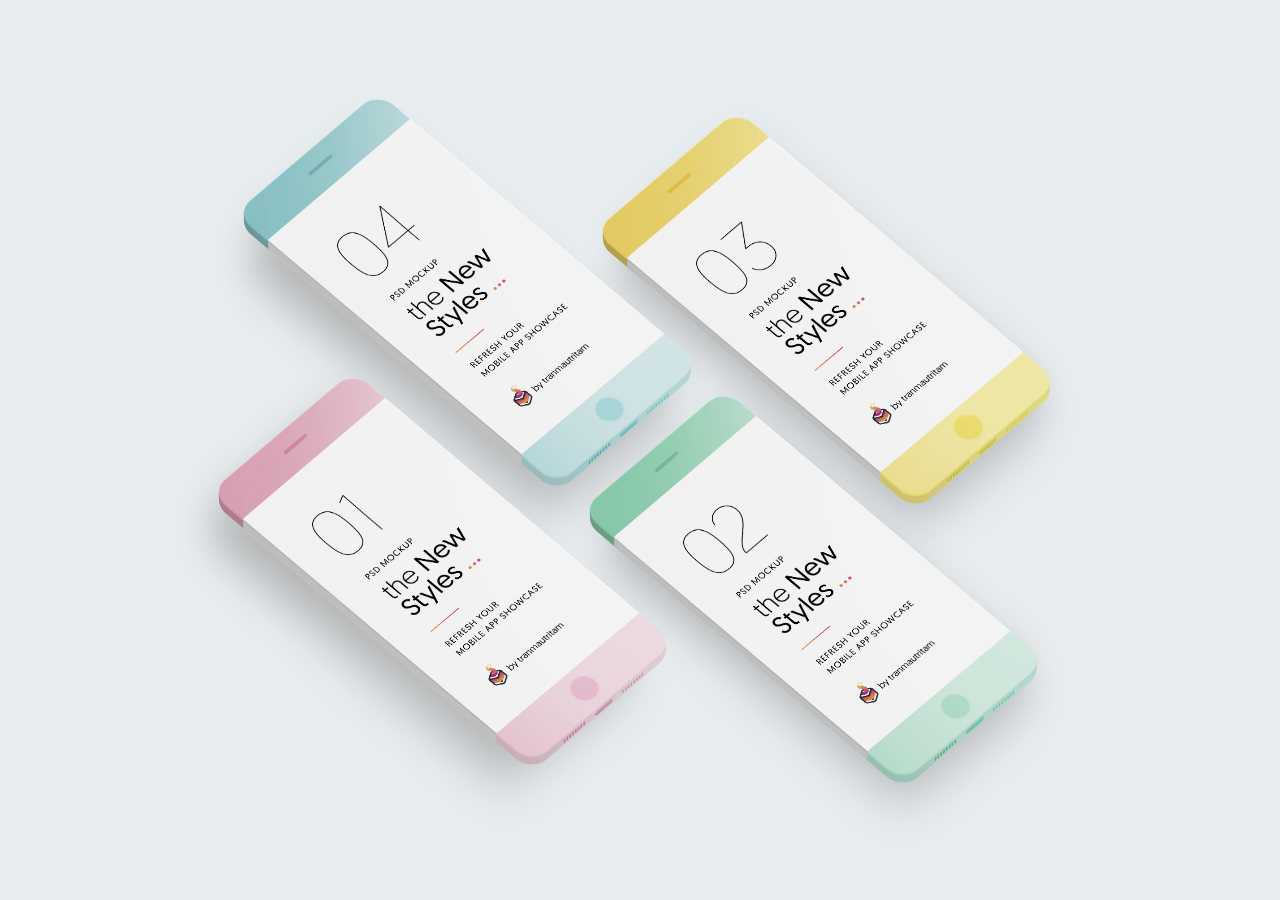
<file: Group_project/index.html>
<!DOCTYPE html>
<html lang="en">

<head>
    <meta charset="UTF-8">
    <meta name="viewport" content="width=device-width, initial-scale=1.0">
    <meta http-equiv="X-UA-Compatible" content="ie=edge">
    <link href="http://fonts.googleapis.com/css?family=Open+Sans" rel='stylesheet' type='text/css'>
    <link rel="stylesheet" type="text/css" href="styles/style.css">
    <title>Phone</title>
</head>

<body>

<div class="main-wrapper">
    <div class="hover-on-blue"></div>
    <div class="blue-phone">
        <img src="styles/img/blue-phone.png" alt="Phone in blue colour" class="phone-image">
    </div>
    <div class="shadow-blue">
        <img src="styles/img/shadow.png" alt="Shadow under phone" class="shadow-image">
    </div>
    <div class="hover-on-yellow"></div>
    <div class="yellow-phone">
        <img src="styles/img/yellow-phone.png" alt="Phone in yellow colour" class="phone-image">
    </div>
    <div class="shadow-yellow">
        <img src="styles/img/shadow.png" alt="Shadow under phone" class="shadow-image">
    </div>
    <div class="hover-on-pink"></div>
    <div class="pink-phone">
        <img src="styles/img/pink-phone.png" alt="Phone in pink colour" class="phone-image">
    </div>
    <div class="shadow-pink">
        <img src="styles/img/shadow.png" alt="Shadow under phone" class="shadow-image">
    </div>
    <div class="hover-on-green"></div>
    <div class="green-phone">
        <img src="styles/img/green-phone.png" alt="Phone in green colour" class="phone-image">
    </div>
    <div class="shadow-green">
        <img src="styles/img/shadow.png" alt="Shadow under phone" class="shadow-image">
    </div>
</div>

</body>

</html>
</file>
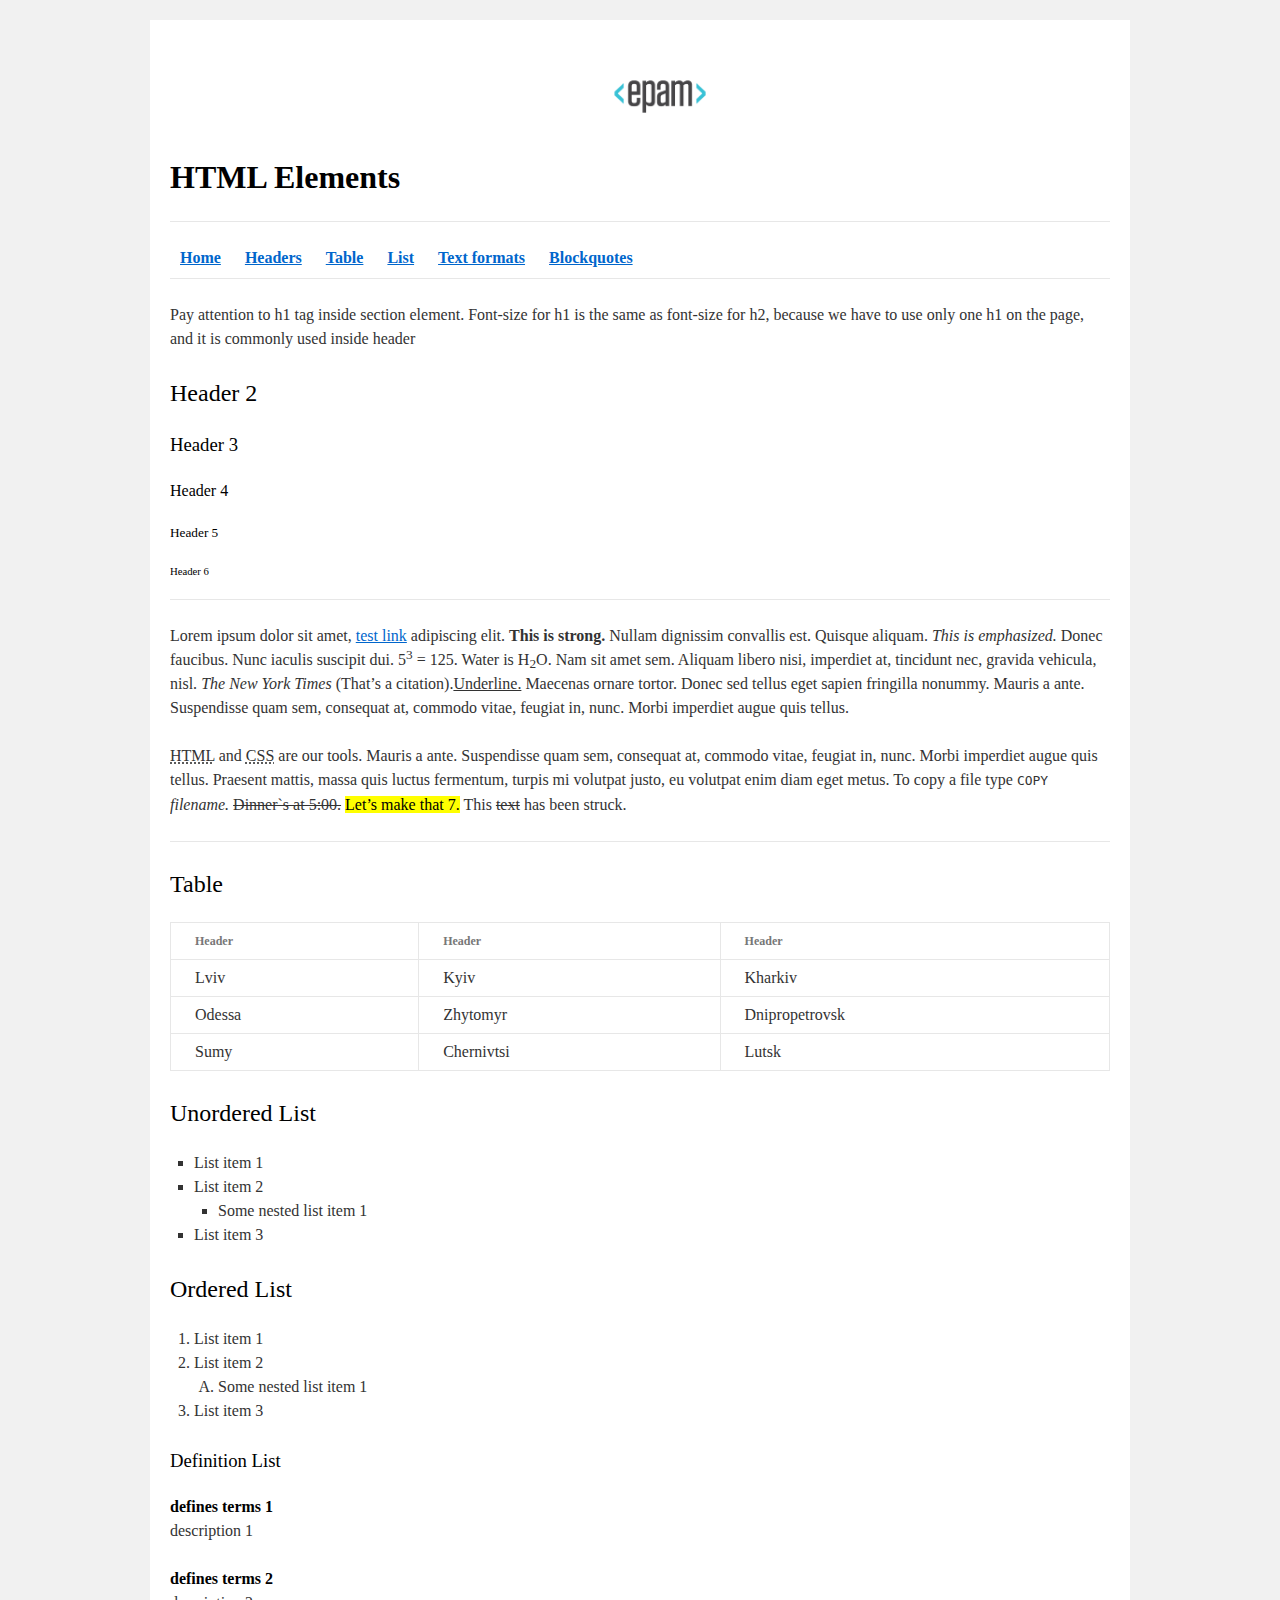
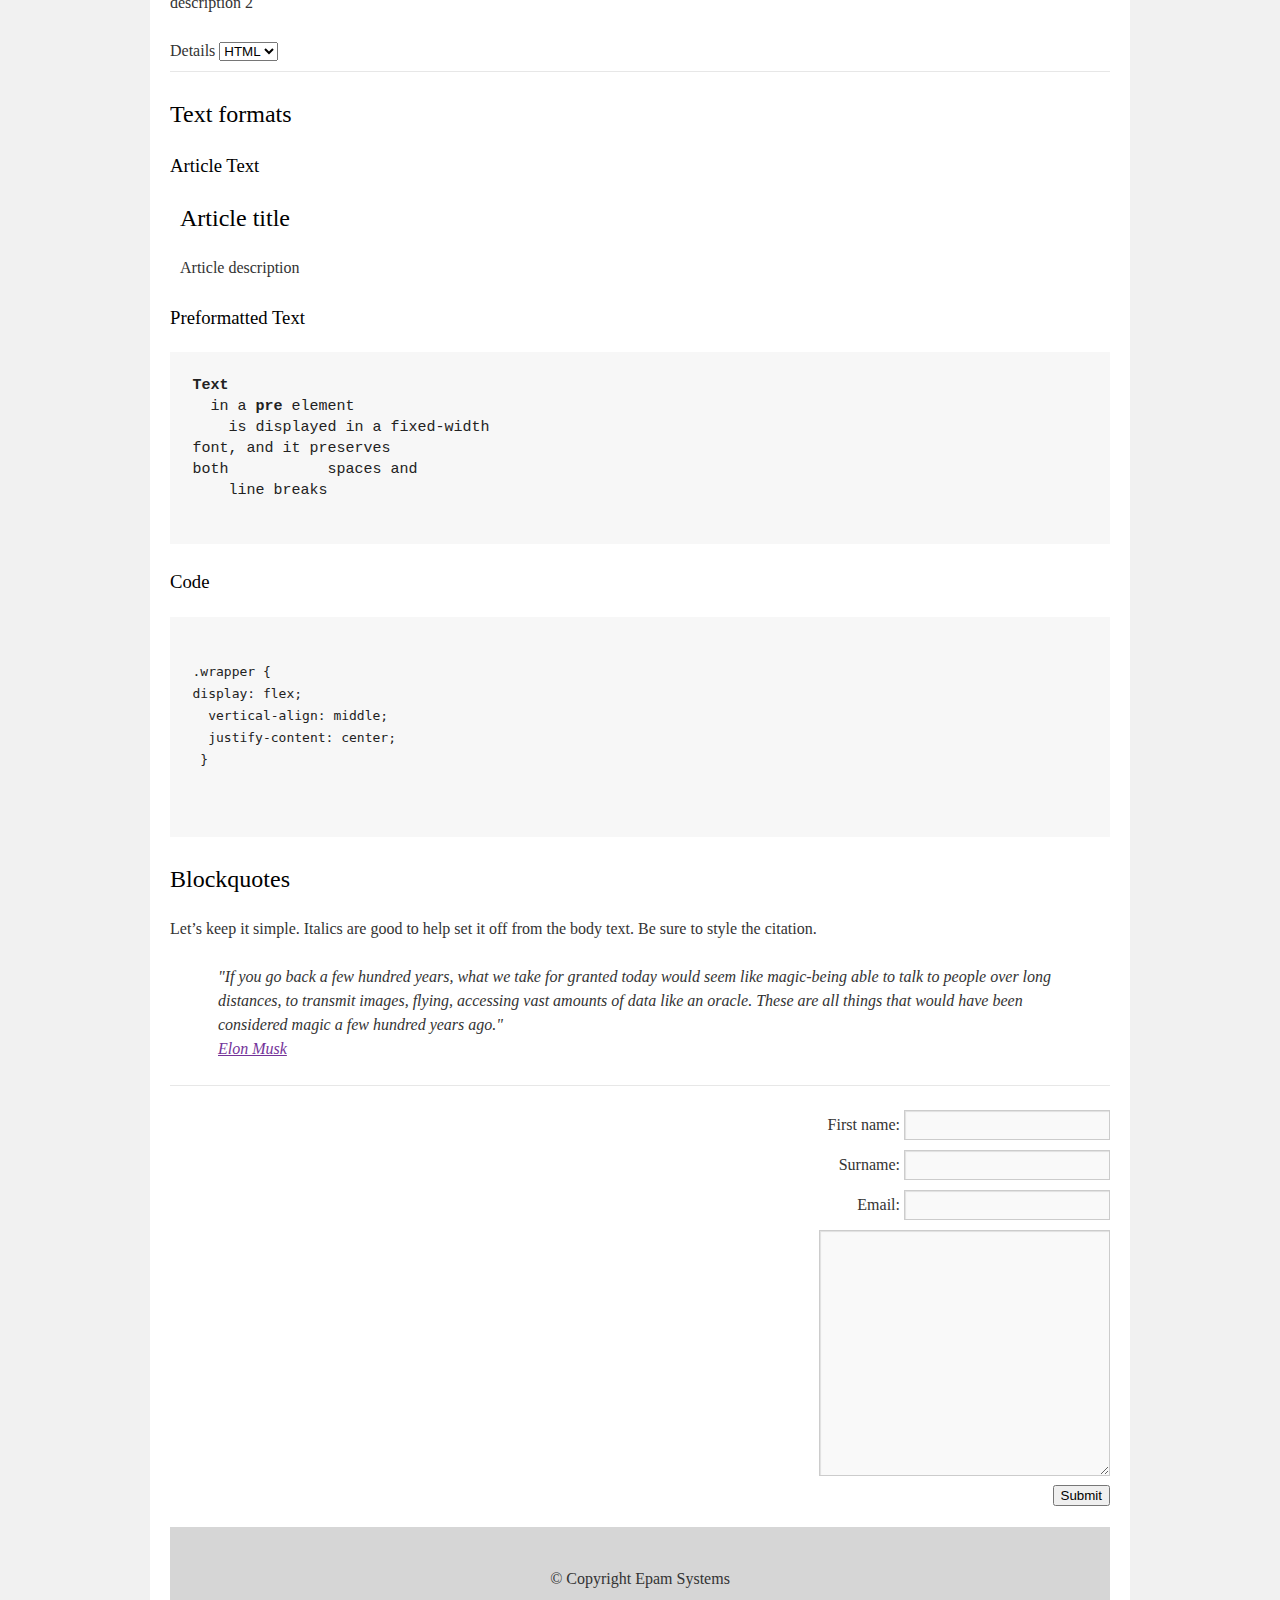
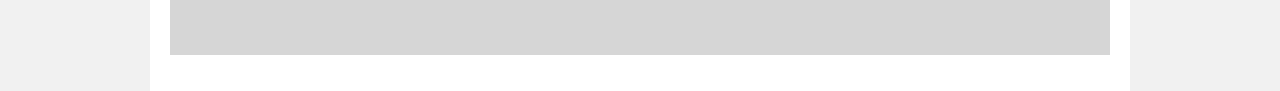
<file: FLX_homework_1/homework/index.html>
<!DOCTYPE html>
<html lang="en">

<head>
  <meta charset="utf-8">
  <title>HTML Basics</title>
  <link rel="stylesheet" href="style.css">
</head>

<body>
  <div id="wrapper">
    <div id="main">
      <div id="container">
        <div id="content" role="main">
          <div id="home">
            <header>
              <img src="logo.png" alt="epam logo">
              <section>
                <h1><b>HTML Elements</b></h1>
              </section>
              <hr>
              <nav>
                <a href="#home"><b>Home</b></a>
                <a href="#headers"><b>Headers</b></a>
                <a href="#table"><b>Table</b></a>
                <a href="#lists"><b>List</b></a>
                <a href="#formats"><b>Text formats</b></a>
                <a href="#blockquotes"><b>Blockquotes</b></a>
              </nav>
            </header>
            <hr>
            <p>Pay attention to h1 tag inside section element. Font-size for h1 is the same as font-size for h2, because we have to use only one h1 on the page, and it is commonly used inside header</p>
          </div>
          <div id="headers">
            <h2>Header 2</h2>
            <h3>Header 3</h3>
            <h4>Header 4</h4>
            <h5>Header 5</h5>
            <h6>Header 6</h6>
            <hr>
            <p>Lorem ipsum dolor sit amet, <a href="#">test link</a> adipiscing elit. <strong>This is strong.</strong> Nullam dignissim convallis est. Quisque aliquam. <em>This is emphasized.</em> Donec faucibus. Nunc iaculis suscipit dui. 5<sup>3</sup> = 125. Water is H<sub>2</sub>O. Nam sit amet sem. Aliquam libero nisi, imperdiet at, tincidunt nec, gravida vehicula, nisl.<i> The New York Times </i> (That’s a citation).<u>Underline.</u> Maecenas ornare tortor. Donec sed tellus eget sapien fringilla nonummy. Mauris a ante. Suspendisse quam sem, consequat at, commodo vitae, feugiat in, nunc. Morbi imperdiet augue quis tellus.</p>
            <p><abbr title="HyperText Markup Language">HTML</abbr> and <abbr title="Cascading Style Sheets">CSS</abbr> are our tools. Mauris a ante. Suspendisse quam sem, consequat at, commodo vitae, feugiat in, nunc. Morbi imperdiet augue quis tellus. Praesent mattis, massa quis luctus fermentum, turpis mi volutpat justo, eu volutpat enim diam eget metus. To copy a file type <code>COPY</code> <i>filename.</i> <del>Dinner`s at 5:00.</del> <mark>Let’s make that 7.</mark> This <del>text</del> has been struck.</p>
            <hr>
          </div>
          <div id="table">
            <h2>Table</h2>
            <table>
              <tr>
                <th>Header</th>
                <th>Header</th>
                <th>Header</th>
              </tr>
              <tr>
                <td>Lviv</td>
                <td>Kyiv</td>
                <td>Kharkiv</td>
              </tr>
              <tr>
                <td>Odessa</td>
                <td>Zhytomyr</td>
                <td>Dnipropetrovsk</td>
              </tr>
              <tr>
                <td>Sumy</td>
                <td>Chernivtsi</td>
                <td>Lutsk</td>
              </tr>
            </table>
          </div>
          <div id="lists">
            <h2>Unordered List</h2>
            <ul>
              <li>List item 1</li>
              <li>List item 2
                <ul>
                  <li>Some nested list item 1</li>
                </ul>
              </li>
              <li>List item 3</li>
            </ul>
            <h2>Ordered List</h2>
            <ol>
              <li>List item 1</li>
              <li>List item 2
                <ol>
                  <li>Some nested list item 1</li>
                </ol>
              </li>
              <li>List item 3</li>
            </ol>
            <h3>Definition List</h3>
            <dl>
              <dt>defines terms 1</dt>
              <dd>description 1</dd>
              <dt>defines terms 2</dt>
              <dd>description 2</dd>
            </dl>
            <label>Details
              <select>
                <option value="HTML">HTML</option>
                <option value="CSS">CSS</option>
                <option value="JS">JS</option>
              </select>
            </label>
            <hr>
          </div>
          <div id="formats">
            <h2>Text formats</h2>
            <h3>Article Text</h3>
            <article>
              <h2>Article title</h2>
              <p>Article description</p>
            </article>
            <h3>Preformatted Text</h3>
            <pre>
<b>Text</b>
  in a <b>pre</b> element
    is displayed in a fixed-width
font, and it preserves
both           spaces and
    line breaks
            </pre>
            <h3>Code</h3>
            <pre>
              <code>
.wrapper {
display: flex;
  vertical-align: middle;
  justify-content: center;
 }
              </code>
            </pre>
          </div>
          <div id="blockquotes">
            <h2>Blockquotes</h2>
            <p>Let’s keep it simple. Italics are good to help set it off from the body text. Be sure to style the citation.</p>
            <blockquote>
            <p>"If you go back a few hundred years, what we take for granted today would seem like magic-being able to talk to people over long distances, to transmit images, flying, accessing vast amounts of data like an oracle. These are all things that would have been considered magic a few hundred years ago." <a href=""><br>Elon Musk</a></p>
            </blockquote>
            <hr>
          </div>
          <div id="form">
            <form>
              <fieldset>
                <label>First name:</label>
                <input type="text" name="userName">
              </fieldset>
              <fieldset>
                <label>Surname:</label>
                <input type="text" name="userSurname">
              </fieldset>
              <fieldset>
                <label>Email:</label>
                <input type="email" name="userEmail">
              </fieldset>
              <fieldset>
                <textarea cols="30" rows="10"></textarea>
              </fieldset>
              <fieldset>
                <button type="submit">Submit</button>
              </fieldset>
            </form>
          </div>
          <footer>
            <p>© Copyright Epam Systems</p>
          </footer>
        </div>
      </div>
    </div>
  </div>
</body>

</html>
</file>
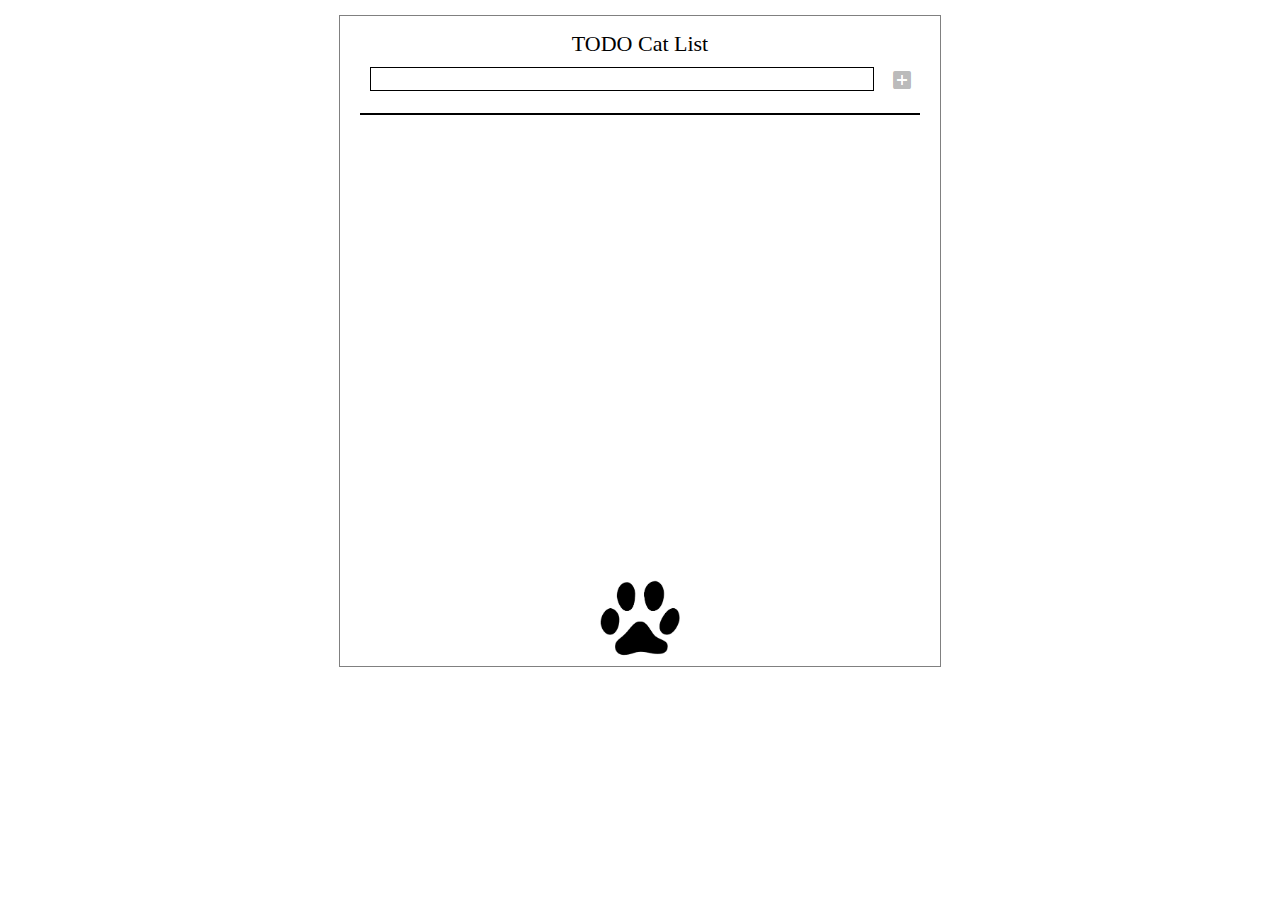
<file: FLX_homework_11/homework/index.html>
<!DOCTYPE html>
<html lang="en">
<head>
  <meta charset="UTF-8">
  <title>Homework 11 - TODO Cat List</title>
  <link rel="stylesheet" href="./assets/material-icons/material-icons.css">
  <link rel="stylesheet" href="./assets/styles.css">
</head>
<body>
  <div class="main-wrapper">
  	<div class="container">
  		<div class="table">
  			<div class="table_content">
	  			<div class="table-header">
	  				<p class="table-heading">TODO Cat List</p>
	  				<div class="table-form">
	  					<input type="text" class="input-area" id="input-add" name="input-text" autocomplete="off" onkeyup="checkInputContent()">
	  					<button class="btn" id="btn-submit" disabled>
	  						<i class="material-icons add-box">add_box</i>
	  					</button>
	  				</div>
	  				<hr class="decoration-border">
	  			</div>
	  			<div class="table-main">
	  				<div id="main-list"></div>
	  			</div>
	  			<div class="table-footer">
	  				<img src="assets/img/cat.png" class="cat-logo" alt="logo">
	  			</div>
	  		</div>
  		</div>
  	</div>
  </div>
  <script src="./src/app.js"></script>
</body>
</html>
</file>
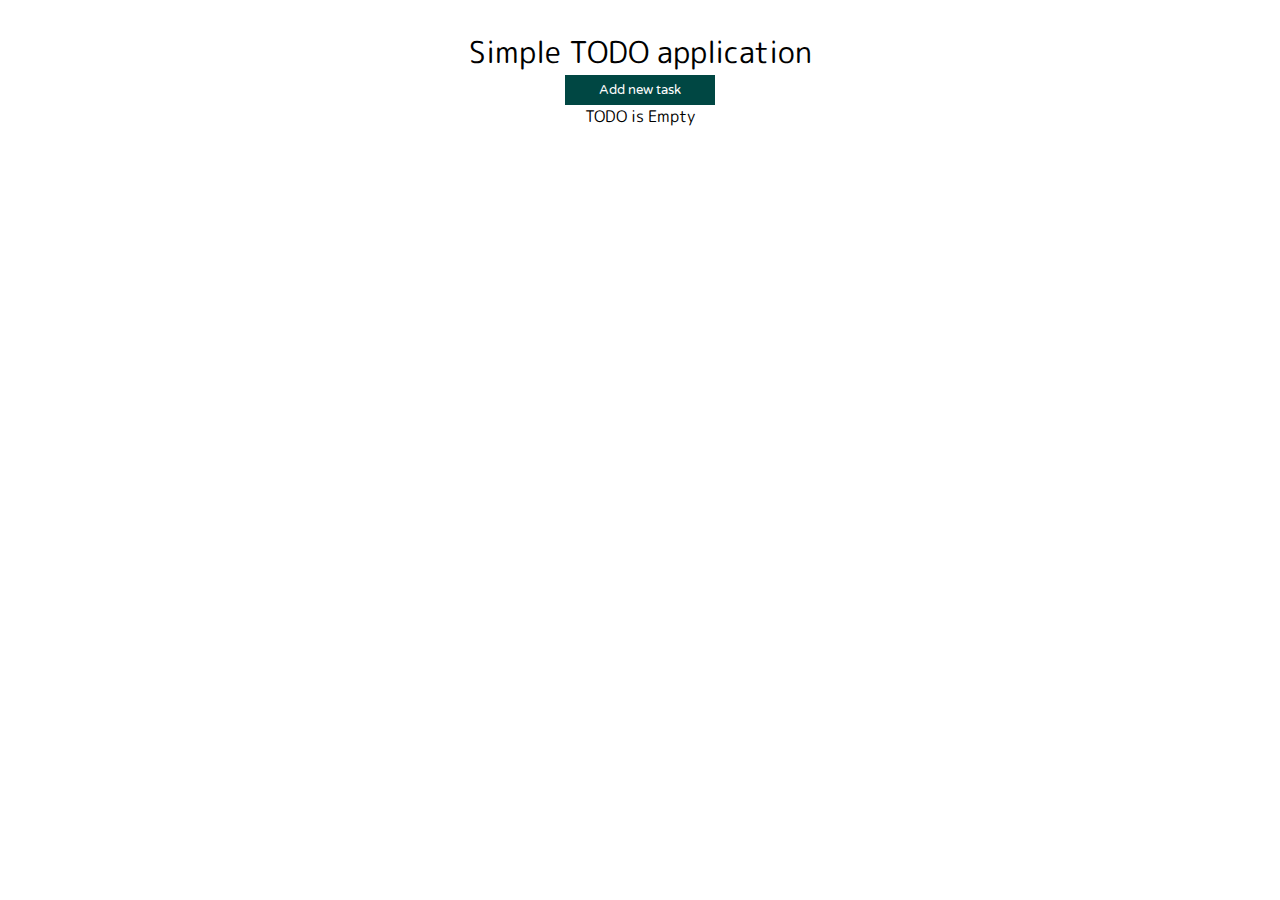
<file: FLX_homework_12/homework/index.html>
<!DOCTYPE html>
<html lang="en">
<head>
  <meta charset="UTF-8">
  <title>Homework 12 - Simple TODO List</title>
  <link rel="stylesheet" href="./assets/styles.css">
</head>
<body>
	<div id="root" class="main-wrapper"></div>
<script src="./src/app.js"></script>
</body>
</html>
</file>
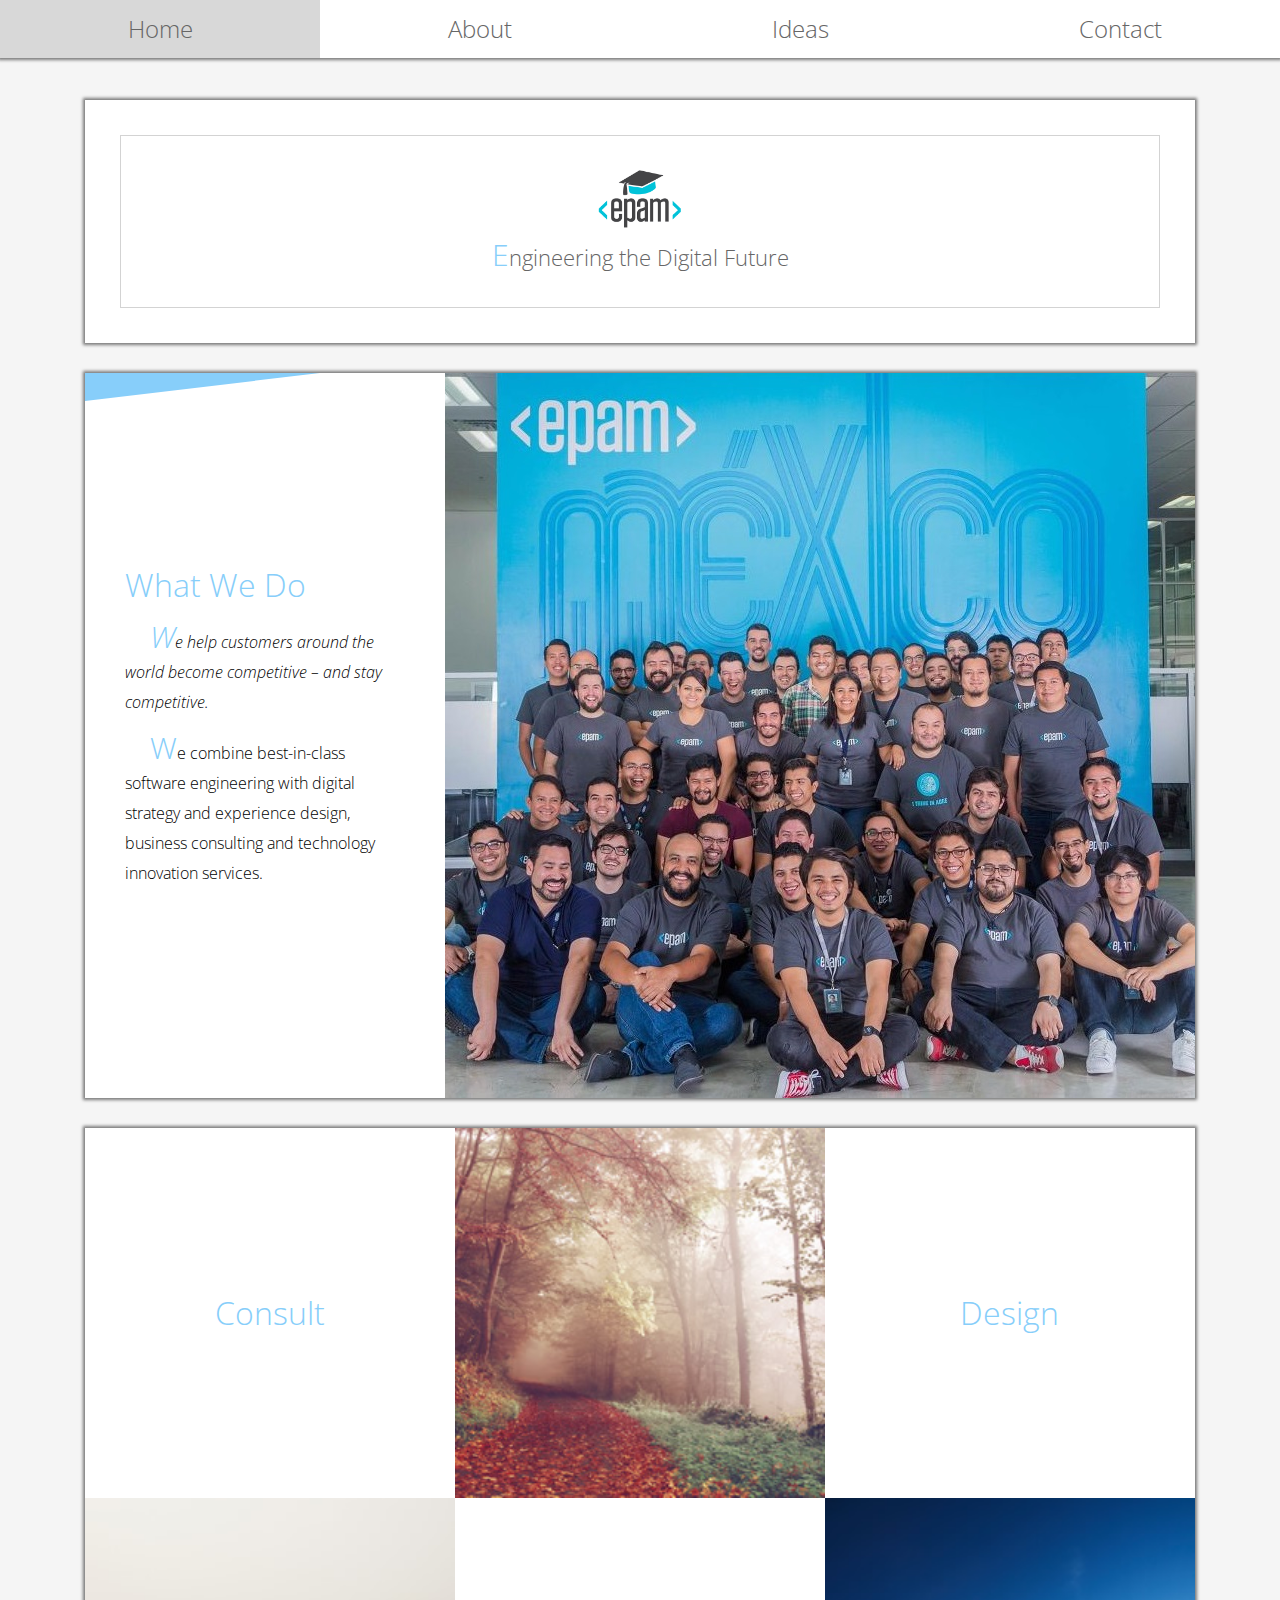
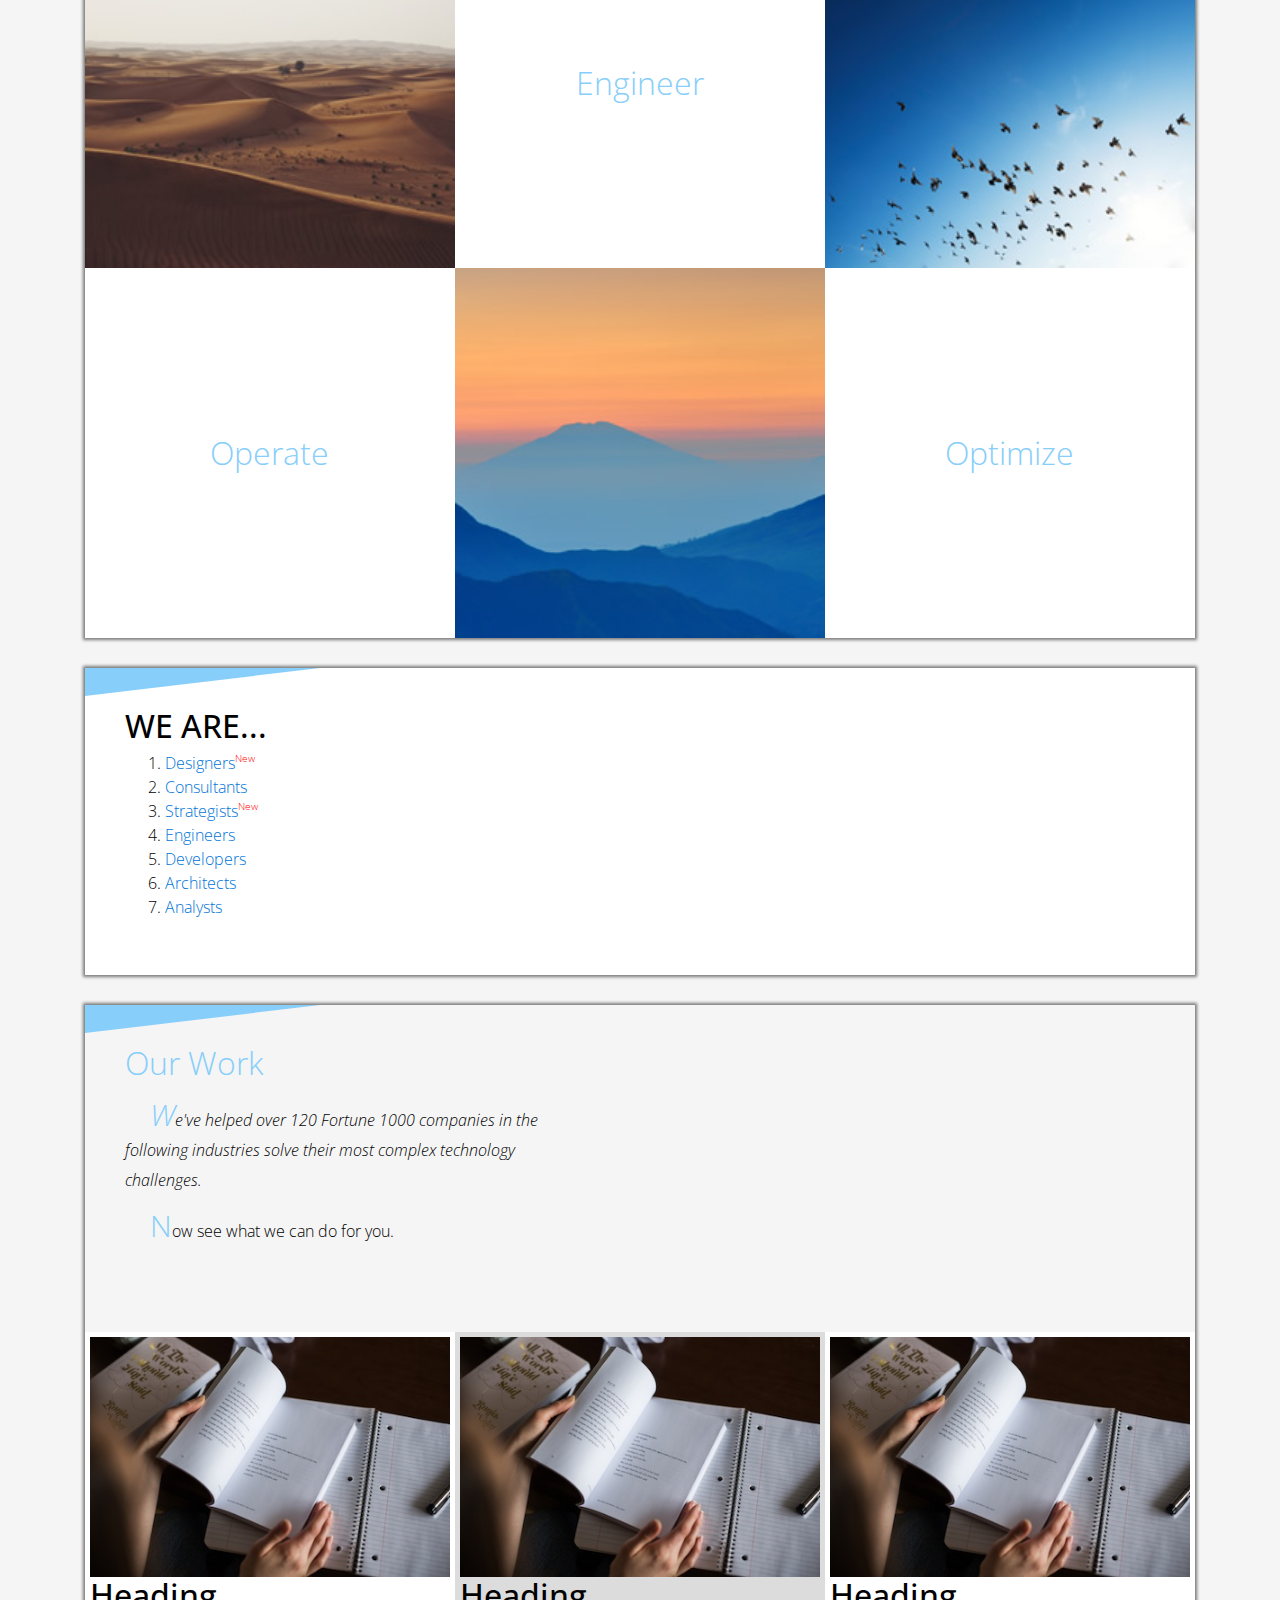
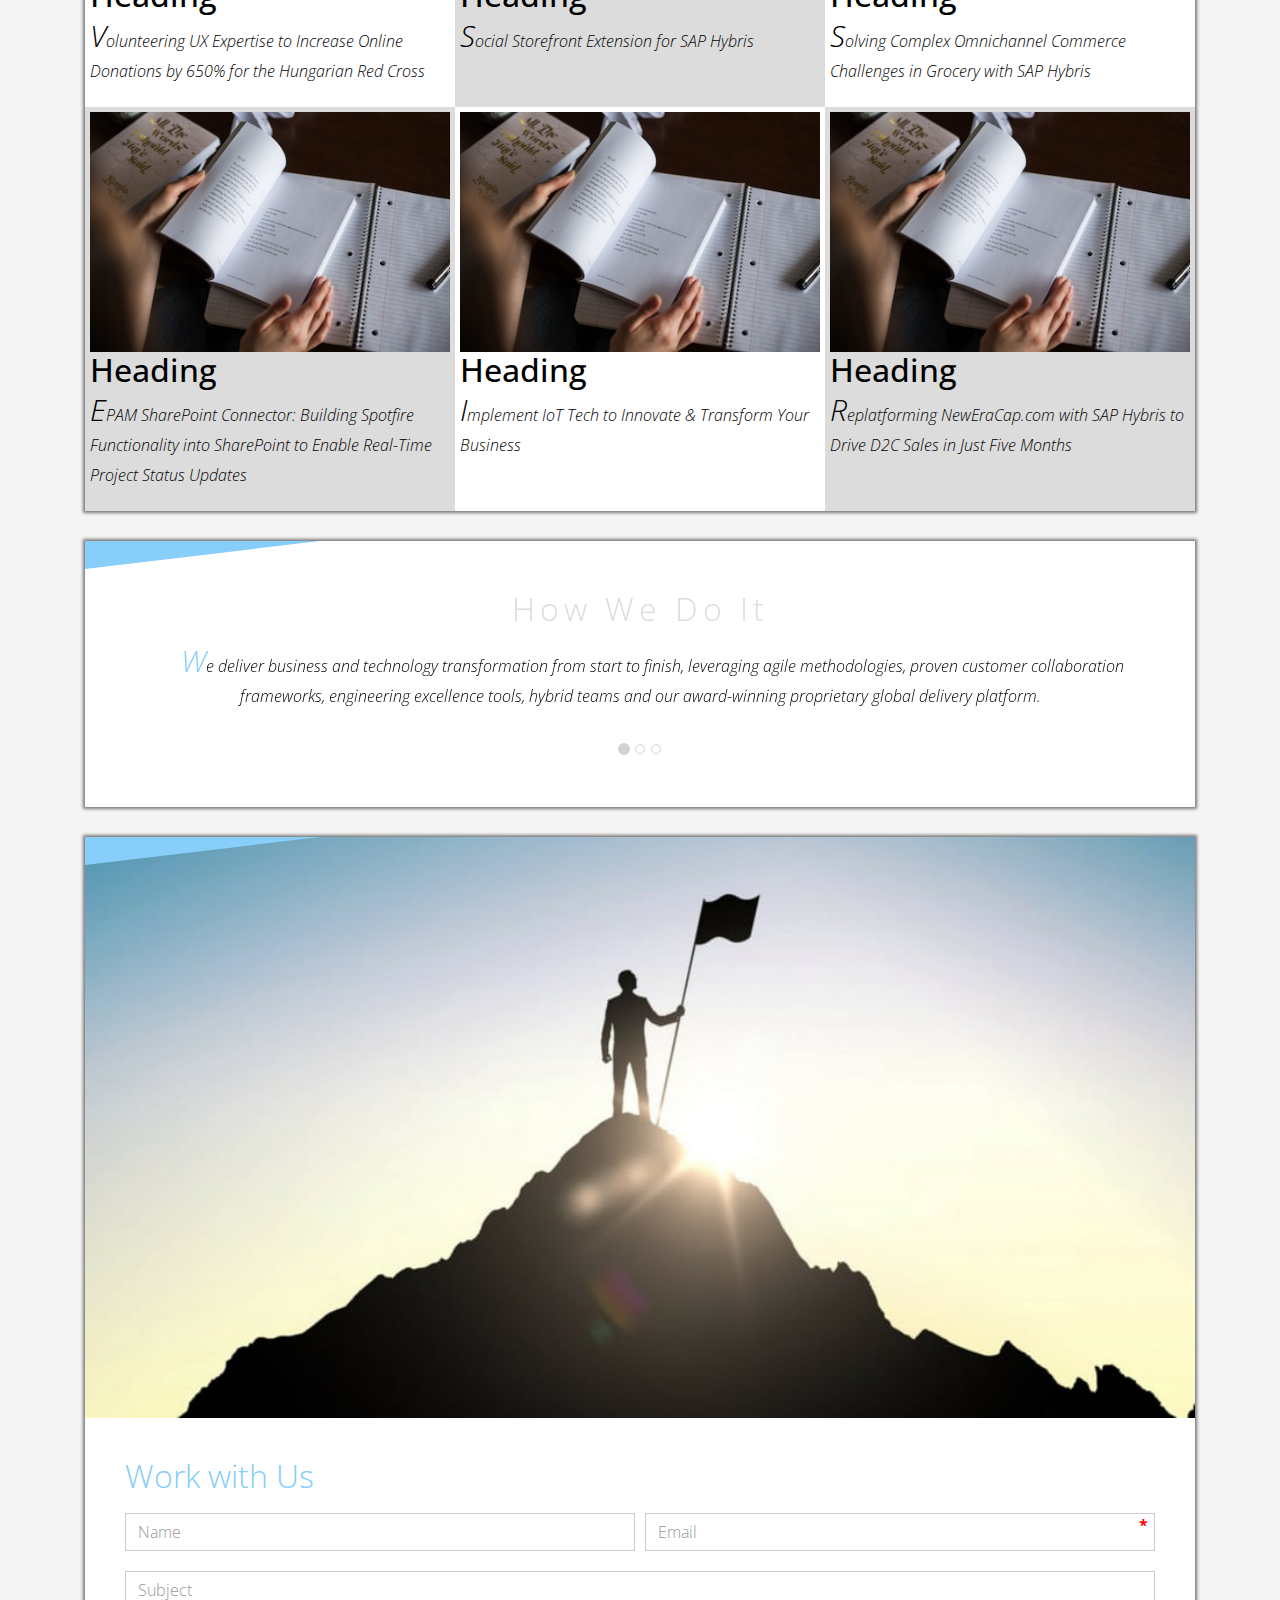
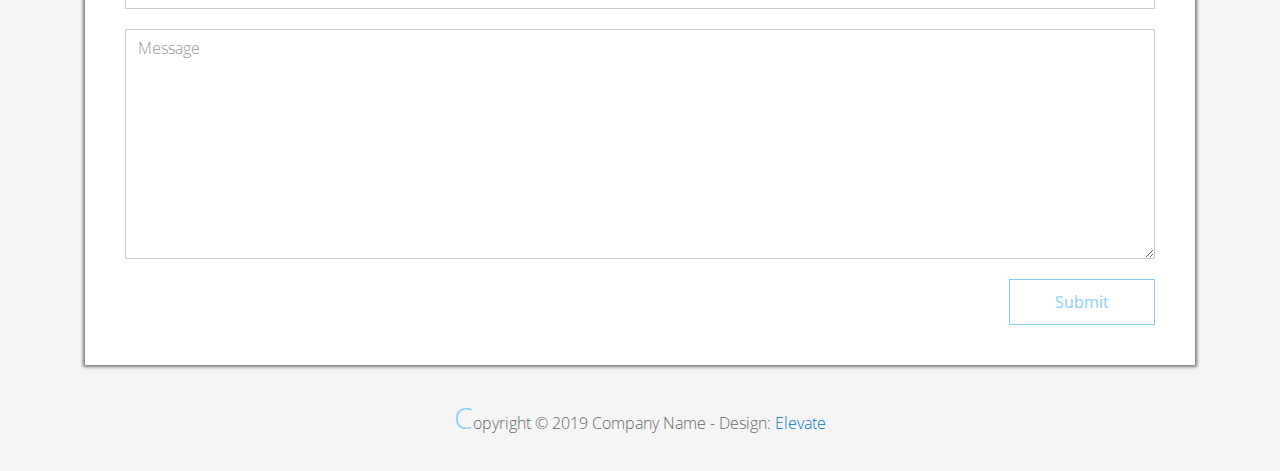
<file: FLX_homework_2/homework/index.html>
<!DOCTYPE html>
<html lang="en">
<head>
  <meta charset="utf-8">
  <meta http-equiv="X-UA-Compatible" content="IE=edge">
  <meta name="viewport" content="width=device-width, initial-scale=1">

  <title>CSS Basics HW</title>



  <!-- load stylesheets -->
  <link rel="stylesheet" href="http://fonts.googleapis.com/css?family=Open+Sans:300,400">
  <!-- Google web font "Open Sans" -->
  <link rel="stylesheet" href="css/bootstrap.min.css">
  <!-- Bootstrap style -->
  <link rel="stylesheet" href="css/general.css">
  <link rel="stylesheet" href="css/style.css">
  <!-- Templatemo style -->
</head>

<body>
<div class="container">

  <div class="tm-sidebar">
    <nav class="tm-main-nav">
      <ul>
        <li class="tm-nav-item"><a href="#home" class="tm-nav-item-link">Home</a></li>
        <li class="tm-nav-item"><a href="#about" class="tm-nav-item-link">About</a></li>
        <li class="tm-nav-item"><a href="#ideas" class="tm-nav-item-link">Ideas</a></li>
        <li class="tm-nav-item"><a href="#contact" class="tm-nav-item-link">Contact</a></li>
      </ul>
    </nav>
  </div>

  <div class="tm-main-content">

    <div id="home" class="tm-content-box tm-content-header margin-b-10">
      <div class="tm-banner">
        <div class="tm-banner-inner">
          <img src="img/epam_logo.png" width="100" alt="">
          <p class="tm-banner-text">Engineering the Digital Future</p>
        </div>
      </div>
    </div>

    <section>
      <div class="tm-content-box flex-2-col">

        <div class="padding-medium flex-item tm-team-description-container flex-item">
          <h2 class="tm-section-title">What We Do</h2>
          <p class="tm-section-description">We help customers around the world become competitive – and stay competitive.</p>
          <p class="tm-section-description"> We combine best-in-class software engineering with digital strategy and experience design, business consulting and technology innovation services.</p>
        </div>
        <div class="flex-item">
          <img src="img/epam-mexico.jpg" alt="epam-mexico">
        </div>

      </div>

      <div id="about" class="tm-content-box">

        <ul class="boxes gallery-container">
          <li class="box box-bg">
            <h2 class="tm-section-title tm-section-title-box tm-box-bg-title">Consult</h2>
          </li>
          <li class="box">
            <a href="img/idea-large-01.jpg">
              <img src="img/idea-01.jpg" alt="Image" class="img-fluid thumbnail box-img">
            </a>
          </li>
          <li class="box box-bg">
            <h2 class="tm-section-title tm-section-title-box tm-box-bg-title">Design</h2>
          </li>
          <li class="box">
            <a href="img/idea-large-02.jpg">
              <img src="img/idea-02.jpg" alt="Image" class="img-fluid thumbnail box-img">
            </a>
          </li>
          <li class="box box-bg">
            <h2 class="tm-section-title tm-section-title-box tm-box-bg-title">Engineer</h2>
          </li>
          <li class="box">
            <a href="img/idea-large-03.jpg">
              <img src="img/idea-03.jpg" alt="Image" class="img-fluid thumbnail box-img">
            </a>
          </li>
          <li class="box box-bg">
            <h2 class="tm-section-title tm-section-title-box tm-box-bg-title">Operate</h2>
          </li>
          <li class="box">
            <a href="img/idea-large-04.jpg">
              <img src="img/idea-04.jpg" alt="Image" class="img-fluid thumbnail box-img">
            </a>
          </li>
          <li class="box box-bg">
            <h2 class="tm-section-title tm-section-title-box tm-box-bg-title">Optimize</h2>
          </li>
        </ul>

      </div>

    </section>

    <!-- slider -->
    <section class="heading tm-content-box">
      <div class="padding-medium">
        <h2> WE ARE...</h2>
        <ol>
          <li><a href="index.html" class="text">Designers</a></li>
          <li><a href="index.html">Consultants</a></li>
          <li><a href="#" class="text">Strategists</a></li>
          <li><a href="#">Engineers</a></li>
          <li><a href="#">Developers</a></li>
          <li><a href="#">Architects</a></li>
          <li><a href="#">Analysts</a></li>
        </ol>
      </div>
    </section>

    <section class="blocks">
      <div class="padding-medium flex-item tm-team-description-container">
        <h2 class="tm-section-title">Our Work</h2>
        <p class="tm-section-description">We've helped over 120 Fortune 1000 companies in the following industries solve their most complex technology challenges. </p>
        <p class="tm-section-description"> Now see what we can do for you.</p>
      </div>
      <div class="tm-content-box flex-2-col">
      </div>
      <div  class="tm-content-box">
        <ul class="boxes gallery-container">
          <li class="box box-work">
            <img src="img/study.jpeg" alt="Image" class="img-fluid">
            <div>
              <h2>Heading</h2>
              <p>Volunteering UX Expertise to Increase Online Donations by 650% for the Hungarian Red Cross</p>
            </div>
          </li>
          <li class="box box-work">
            <img src="img/study.jpeg" alt="Image" class="img-fluid">
            <div>
              <h2>Heading</h2>
              <p>Social Storefront Extension for SAP Hybris</p>
            </div>
          </li>
          <li class="box box-work">
            <img src="img/study.jpeg" alt="Image" class="img-fluid">
            <div>
              <h2>Heading</h2>
              <p>Solving Complex Omnichannel Commerce Challenges in Grocery with SAP Hybris</p>
            </div>
          </li>
          <li class="box box-work">
            <img src="img/study.jpeg" alt="Image" class="img-fluid">
            <div>
              <h2>Heading</h2>
              <p>EPAM SharePoint Connector: Building Spotfire Functionality into SharePoint to Enable Real-Time Project Status Updates</p>
            </div>
          </li>
          <li class="box box-work">
            <img src="img/study.jpeg" alt="Image" class="img-fluid">
            <div>
              <h2>Heading</h2>
              <p>Implement IoT Tech to Innovate &amp; Transform Your Business</p>
            </div>
          </li>
          <li class="box box-work">
            <img src="img/study.jpeg" alt="Image" class="img-fluid">
            <div>
              <h2>Heading</h2>
              <p>Replatforming NewEraCap.com with SAP Hybris to Drive D2C Sales in Just Five Months</p>
            </div>
          </li>
        </ul>

      </div>
    </section>

    <section id="ideas">
      <div id="tmCarousel" class="carousel slide tm-content-box" data-ride="carousel">

        <ol class="carousel-indicators">
          <li data-target="#tmCarousel" data-slide-to="0" class="active"></li>
          <li data-target="#tmCarousel" data-slide-to="1" class=""></li>
          <li data-target="#tmCarousel" data-slide-to="2" class=""></li>
        </ol>

        <div class="carousel-inner" role="listbox">

          <div class="carousel-item active">
            <div class="carousel-content">
              <div class="flex-item">
                <h2 class="tm-section-title">How We Do It</h2>
                <p class="tm-section-description carousel-description">We deliver business and technology transformation from start to finish, leveraging agile methodologies, proven customer collaboration frameworks, engineering excellence tools, hybrid teams and our award-winning proprietary global delivery platform.</p>
              </div>
            </div>
          </div>

          <div class="carousel-item">
            <div class="carousel-content">
              <div class="flex-item">
                <h2 class="tm-section-title">Our Clients</h2>
                <p class="tm-section-description carousel-description">Lorem ipsum dolor sit amet,
                  consectetur adipiscing elit. Quisque vel nisi pharetra nibh varius pharetra ac
                  sagittis nisi. Etiam pharetra vestibulum hendrerit. Pellentesque interdum metus
                  sed massa rutrum.</p>
              </div>
            </div>
          </div>

          <div class="carousel-item">
            <div class="carousel-content">
              <div class="flex-item">
                <h2 class="tm-section-title">Our Projects</h2>
                <p class="tm-section-description carousel-description">Donec ex libero, fringilla
                  vitae purus sit amet, rhoncus pharetra lorem. Pellentesque id sem id lacus
                  ultricies vehicula. Aliquam rutrum mi non. Pellentesque interdum metus sed massa
                  rutrum.</p>
              </div>
            </div>
          </div>

        </div>  

      </div>
    </section>

    <section class="tm-content-box">
      <img src="img/contact-us.jpg" alt="Contact image" class="img-fluid img-contact-us">

      <div id="contact" class="padding-medium">
        <h2 class="tm-section-title">Work with Us</h2>
        <form action="#contact" method="get" class="contact-form">

          <div class="form-group col-xs-12 col-sm-12 col-md-6 col-lg-6 form-group-2-col-left">
            <input type="text" id="contact_name" name="contact_name" class="form-control"
                   placeholder="Name" required/>
          </div>
          <div class="form-group col-xs-12 col-sm-12 col-md-6 col-lg-6 form-group-2-col-right mandatory-field">
            <input type="email" id="contact_email" name="contact_email" class="form-control"
                   placeholder="Email" required/>
          </div>
          <div class="form-group">
            <input type="text" id="contact_subject" name="contact_subject" class="form-control"
                   placeholder="Subject" required/>
          </div>
          <div class="form-group">
            <textarea id="contact_message" name="contact_message" class="form-control" rows="9"
                      placeholder="Message" required></textarea>
          </div>

          <button type="submit" class="btn btn-primary submit-btn">Submit</button>

        </form>
      </div>
    </section>

    <footer class="tm-footer">
      <p class="text-xs-center">Copyright &copy; 2019 Company Name

        - Design: <a rel="nofollow" href="http://www.templatemo.com/tm-481-elevate"
                     target="_parent">Elevate</a></p>
    </footer>

  </div>

</div>

</body>
</html>
</file>
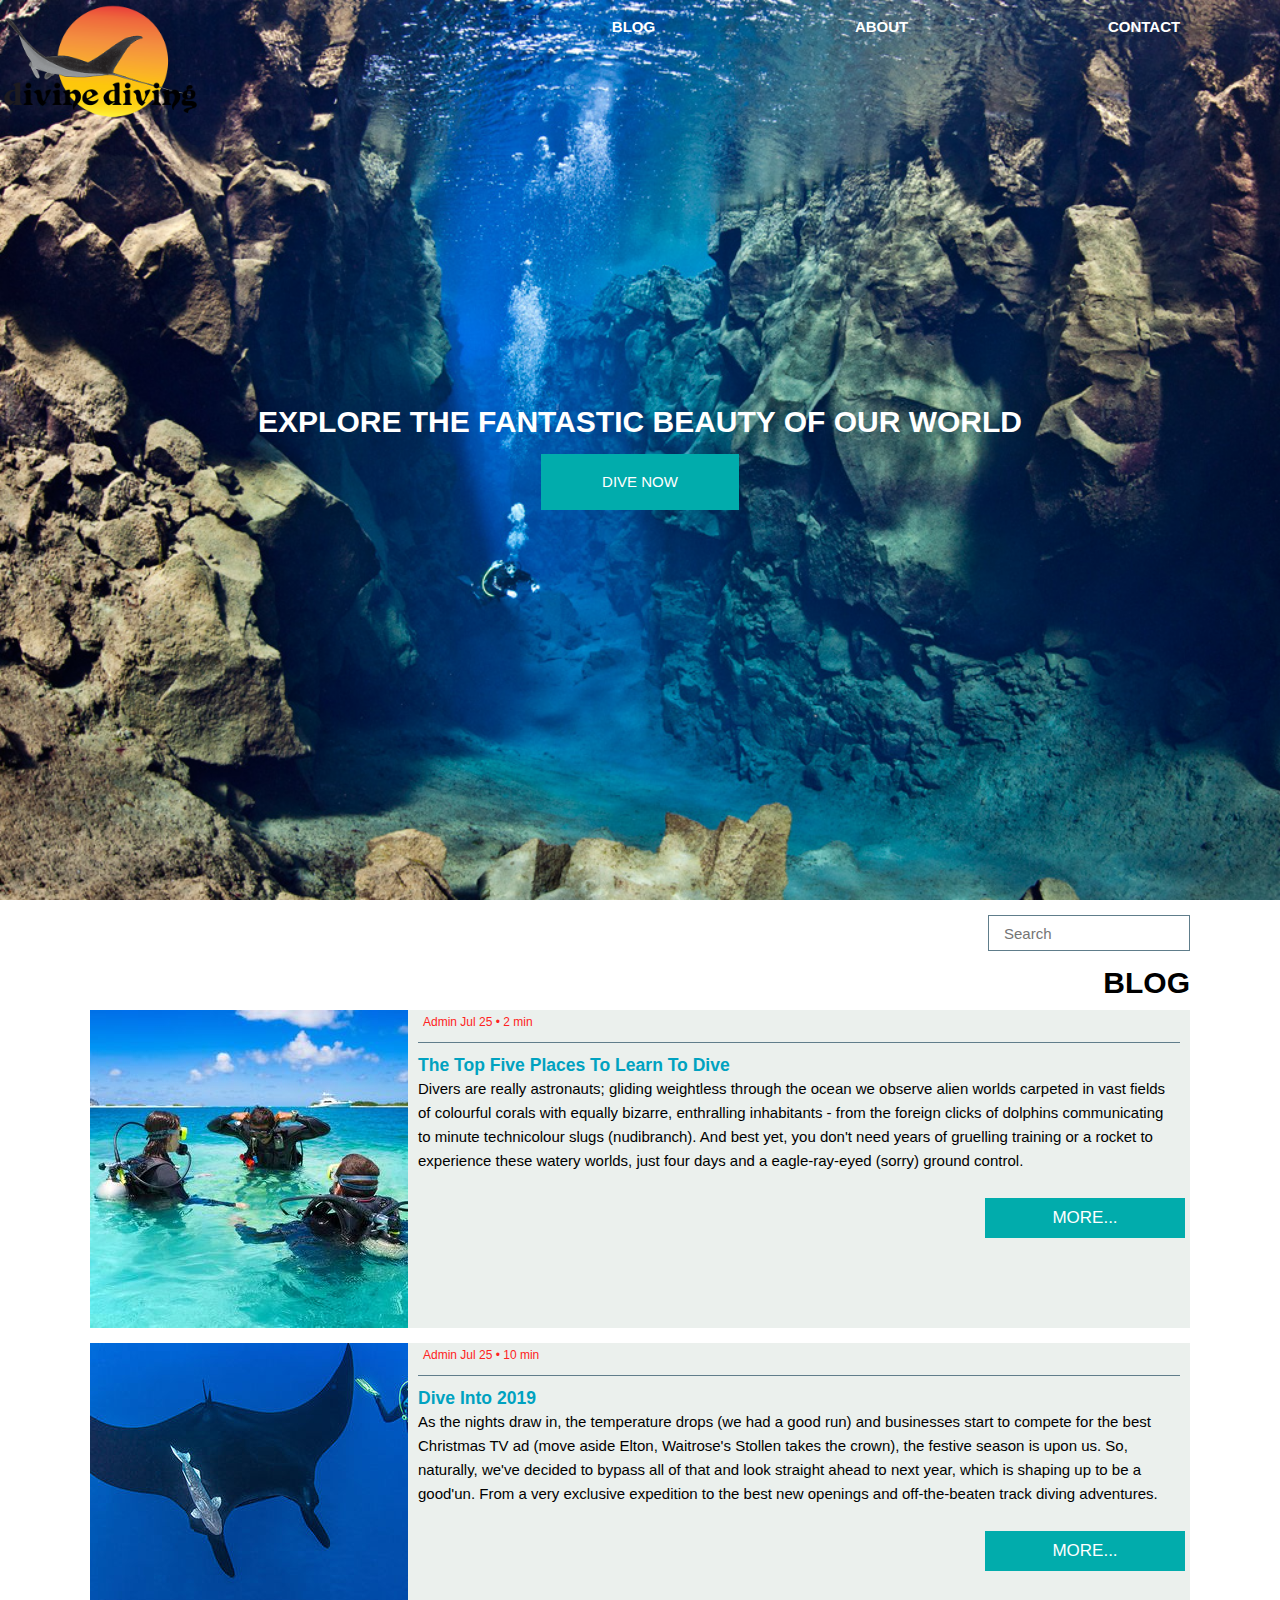
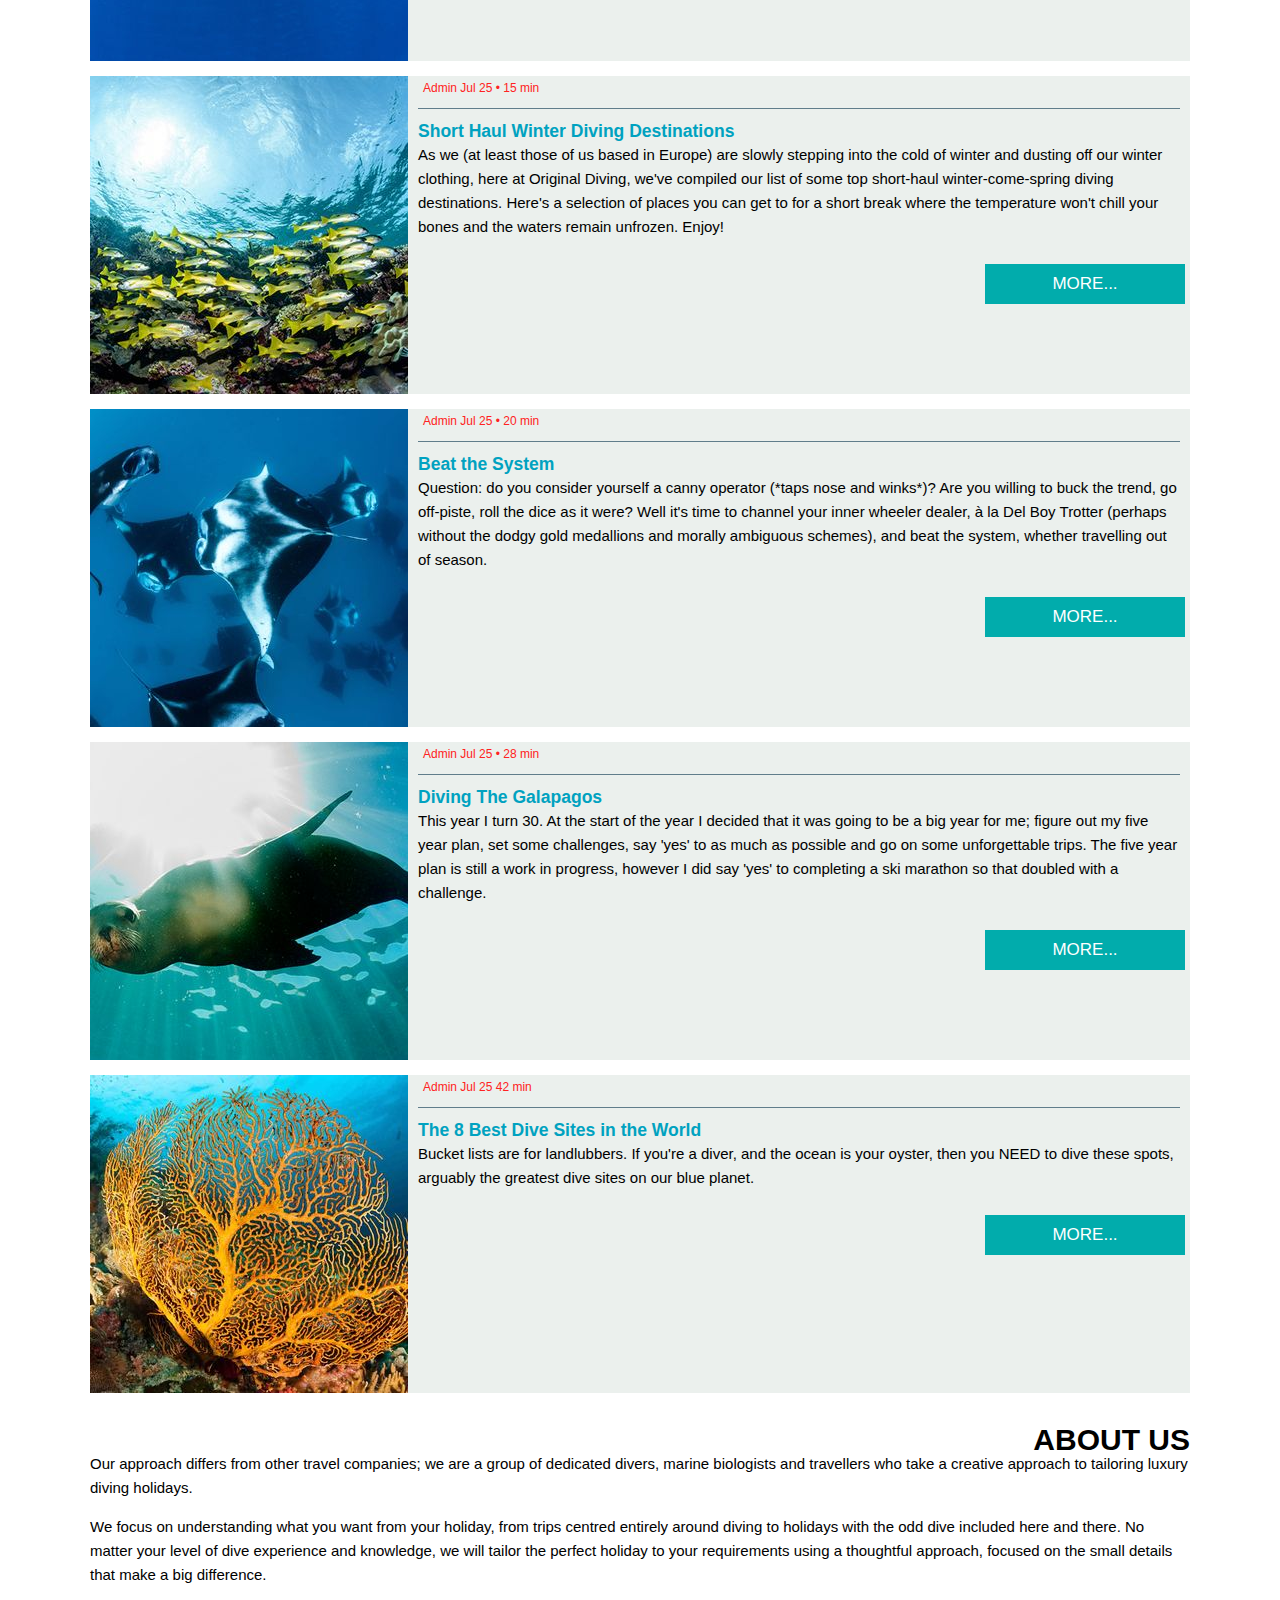
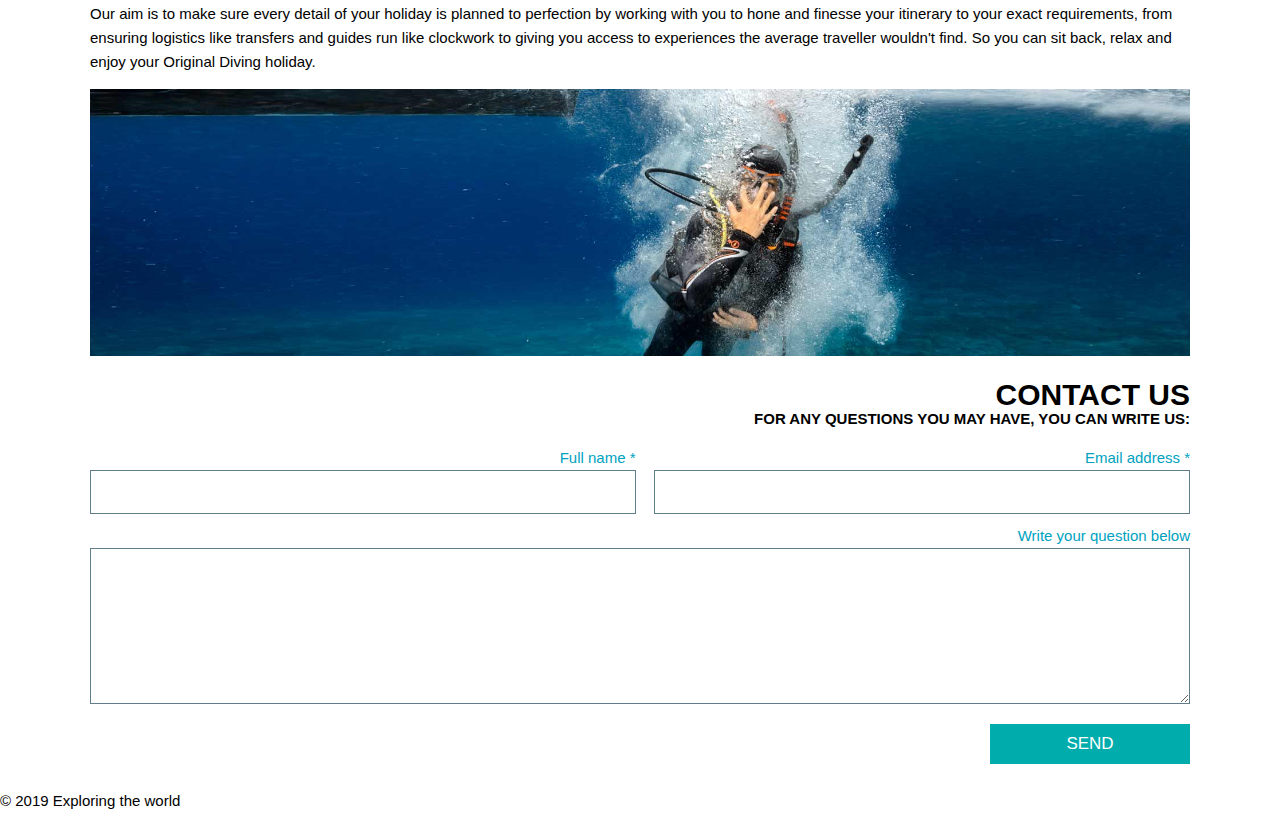
<file: FLX_homework_3/homework/index.html>
<!DOCTYPE html>
<html lang="en">

  <head>
    <meta charset="UTF-8">
    <meta name="viewport" content="width=device-width, initial-scale=1.0">
    <meta http-equiv="X-UA-Compatible" content="ie=edge">

    <!-- Styles should be switched here: -->

    <link rel="stylesheet" type="text/css" href="css/style1.css">
    <!-- <link rel="stylesheet" type="text/css" href="css/style2.css"> -->

    <title>Explore the world of ocean</title>
  </head>

  <body>
    <div class="main-wrapper">
      <header>
        <div class="top-wrapper">
          <div class="logo">
            <img src="img/logo.png" alt="">
          </div>

          <nav>
            <a role="button" href="#list" target="_self">Blog</a>
            <a role="button" href="#about" target="_self">About</a>
            <a role="button" href="#contact" target="_self">Contact</a>
          </nav>
        </div>
        <section>
          <h1>
            Explore the fantastic beauty of our world
          </h1>
          <a class="btn btn-top" href="#list" target="_self">Dive now</a>
        </section>
      </header>
      <main>
        <div class="toolbar">
          <input type="text" placeholder="Search">
        </div>
        <section class="post-list" id="list">
          <h1>Blog</h1>
          <article>
            <img src="img/post-1.jpg" alt="">
            <div>
              <div class="post">
                <div class="post-description">
                  Admin Jul 25 &#8226; 2 min
                </div>
                <h3>The Top Five Places To Learn To Dive</h3>
                <p>
                  Divers are really astronauts; gliding weightless through the ocean we observe alien worlds carpeted
                  in
                  vast fields of colourful corals with equally bizarre, enthralling inhabitants - from the foreign
                  clicks
                  of dolphins communicating to minute technicolour slugs (nudibranch). And best yet, you don't need
                  years
                  of gruelling training or a rocket to experience these watery worlds, just four days and a
                  eagle-ray-eyed
                  (sorry) ground control.
                </p>
              </div>
              <button class="btn">More...</button>
            </div>
          </article>
          <article>
            <img src="img/post-2.jpg" alt="">
            <div>
              <div class="post">
                <div class="post-description">
                  Admin Jul 25 &#8226; 10 min
                </div>
                <h3>Dive Into 2019</h3>
                <p>
                  As the nights draw in, the temperature drops (we had a good run) and businesses start to compete for
                  the
                  best Christmas TV ad (move aside Elton, Waitrose's Stollen takes the crown), the festive season is
                  upon
                  us. So, naturally, we've decided to bypass all of that and look straight ahead to next year, which is
                  shaping up to be a good'un. From a very exclusive expedition to the best new openings and
                  off-the-beaten
                  track diving adventures.
                </p>
              </div>
              <button class="btn">More...</button>
            </div>
          </article>
          <article>
            <img src="img/post-3.jpg" alt="">
            <div>
              <div class="post">
                <div class="post-description">
                  Admin Jul 25 &#8226; 15 min
                </div>
                <h3>Short Haul Winter Diving Destinations</h3>
                <p>
                  As we (at least those of us based in Europe) are slowly stepping into the cold of winter and dusting
                  off
                  our winter clothing, here at Original Diving, we've compiled our list of some top short-haul
                  winter-come-spring diving destinations. Here's a selection of places you can get to for a short break
                  where the temperature won't chill your bones and the waters remain unfrozen. Enjoy!
                </p>
              </div>
              <button class="btn">More...</button>
            </div>
          </article>
          <article>
            <img src="img/post-4.jpg" alt="">
            <div>
              <div class="post">
                <div class="post-description">
                  Admin Jul 25 &#8226; 20 min
                </div>
                <h3>Beat the System</h3>
                <p>
                  Question: do you consider yourself a canny operator (*taps nose and winks*)? Are you willing to buck
                  the
                  trend, go off-piste, roll the dice as it were? Well it's time to channel your inner wheeler dealer, à
                  la
                  Del Boy Trotter (perhaps without the dodgy gold medallions and morally ambiguous schemes), and beat
                  the
                  system, whether travelling out of season.
                </p>
              </div>
              <button class="btn">More...</button>
            </div>
          </article>
          <article>
            <img src="img/post-5.jpg" alt="">
            <div>
              <div class="post">
                <div class="post-description">
                  Admin Jul 25 &#8226; 28 min
                </div>
                <h3>Diving The Galapagos</h3>
                <p>
                  This year I turn 30. At the start of the year I decided that it was going to be a big year for me;
                  figure out my five year plan, set some challenges, say 'yes' to as much as possible and go on some
                  unforgettable trips. The five year plan is still a work in progress, however I did say 'yes' to
                  completing a ski marathon so that doubled with a challenge.
                </p>
              </div>
              <button class="btn">More...</button>
            </div>
          </article>
          <article>
            <img src="img/post-6.jpg" alt="">
            <div>
              <div class="post">
                <div class="post-description">
                  Admin Jul 25 42 min
                </div>
                <h3>The 8 Best Dive Sites in the World</h3>
                <p>Bucket lists are for landlubbers. If you're a diver, and the ocean is your oyster, then you NEED to
                  dive
                  these spots, arguably the greatest dive sites on our blue planet.</p>
              </div>
              <button class="btn">More...</button>
            </div>
          </article>
        </section>

        <section class="about" id="about">
          <div>
            <h1>About Us</h1>
            <p>
              Our approach differs from other travel companies; we are a group of dedicated divers, marine biologists
              and
              travellers who take a creative approach to tailoring luxury diving holidays.
            </p>
            <p>
              We focus on understanding what you want from your holiday, from trips centred entirely around diving to
              holidays with the odd dive included here and there. No matter your level of dive experience and
              knowledge,
              we will tailor the perfect holiday to your requirements using a thoughtful approach, focused on the small
              details that make a big difference.
            </p>
            <p>
              Our aim is to make sure every detail of your holiday is planned to perfection by working with you to hone
              and finesse your itinerary to your exact requirements, from ensuring logistics like transfers and guides
              run like clockwork to giving you access to experiences the average traveller wouldn't find. So you can
              sit
              back, relax and enjoy your Original Diving holiday.
            </p>
          </div>
          <div>
            <img src="img/about-section.jpg" alt="">
          </div>
        </section>

        <section class="contact-form" id="contact">
          <h1>CONTACT US</h1>
          <h4>For any questions you may have, you can write us:</h4>
          <form class="form">
            <div class="form-input">
              <div class="form-group form-1-field">
                <label> Full name *</label>
                  <input type="text" name="contact_name">
              </div>
              <div class="form-group form-2-field">
                <label> Email address *</label>
                <input type="email" name="contact_email">
              </div>
            </div>
            <div class="form-group textarea-field">
              <label> Write your question below</label>
                <textarea name="contact_message" rows="10"></textarea>
            </div>
            <button class="btn">Send</button>
          </form>
          <!-- TODO: write form fields -->
        </section>
      </main>
      <footer>
        <span>&#169; 2019 Exploring the world</span>
      </footer>
    </div>
  </body>

</html>
</file>
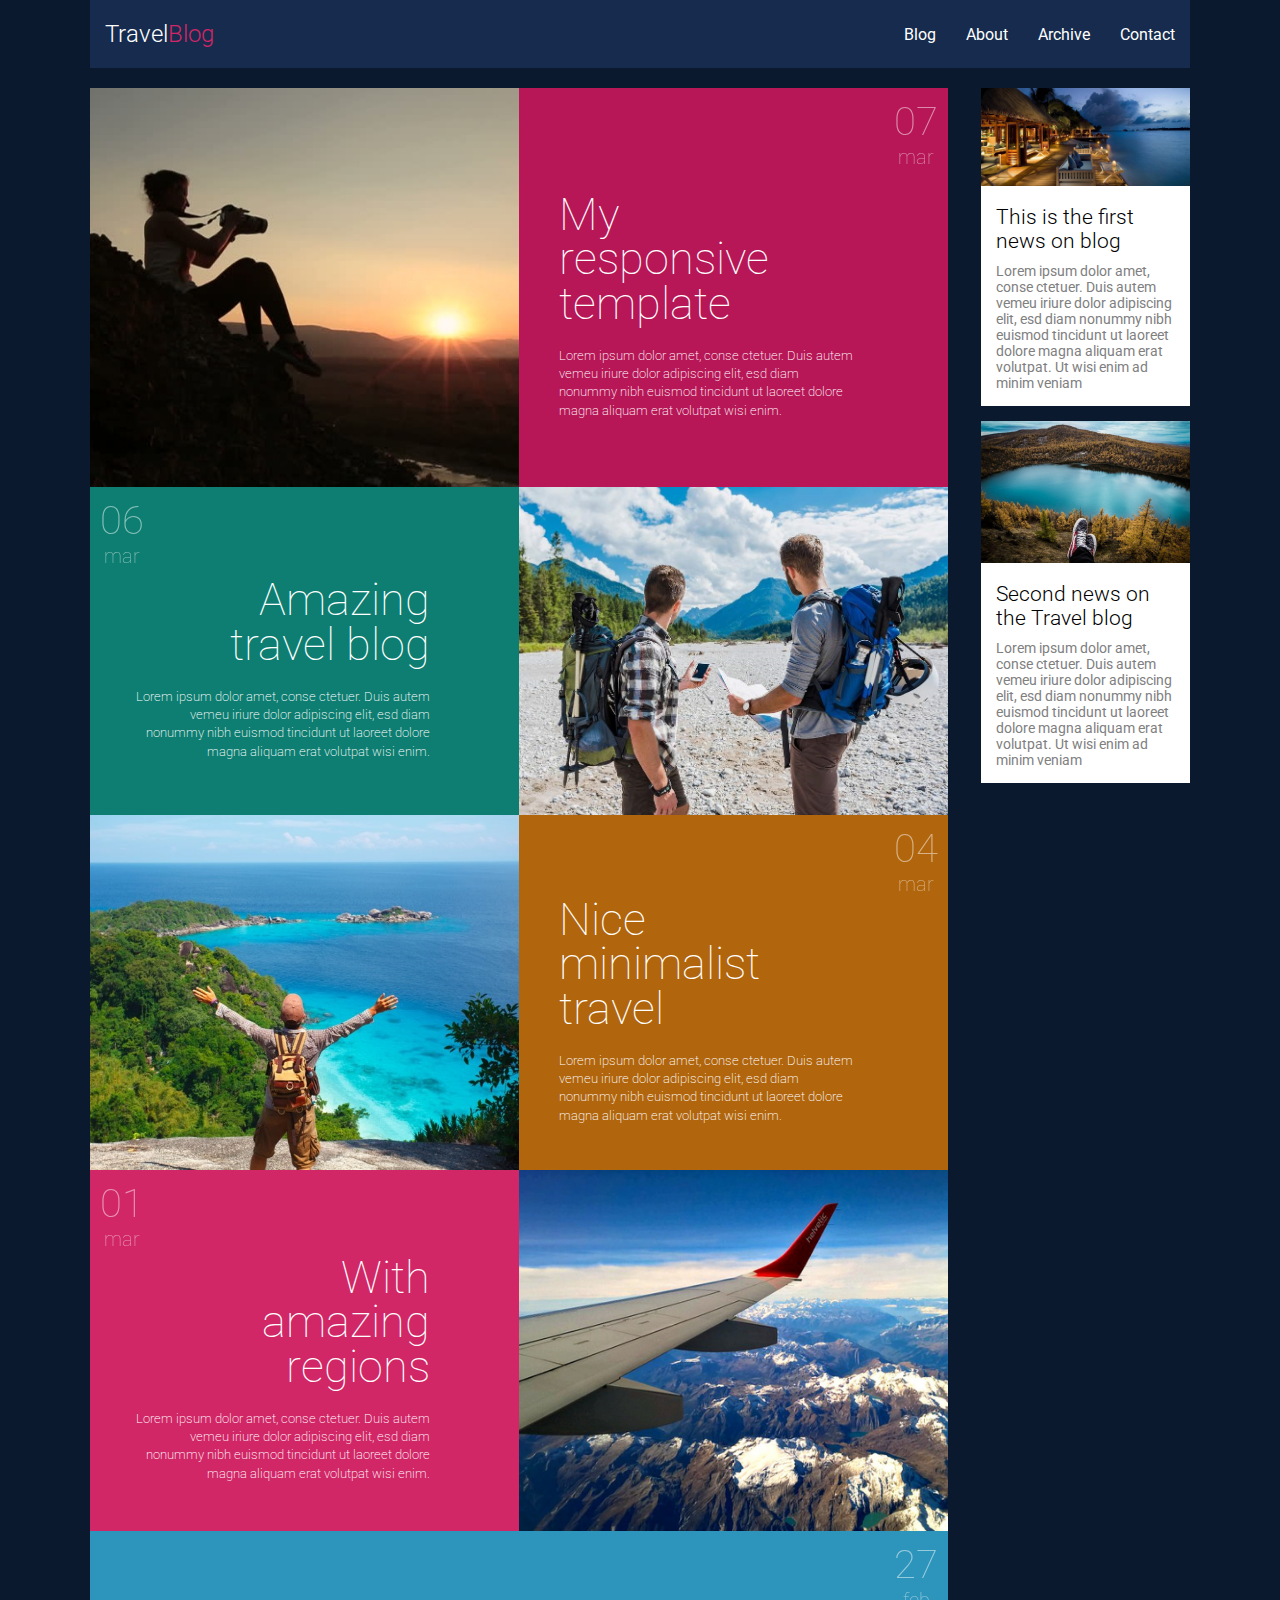
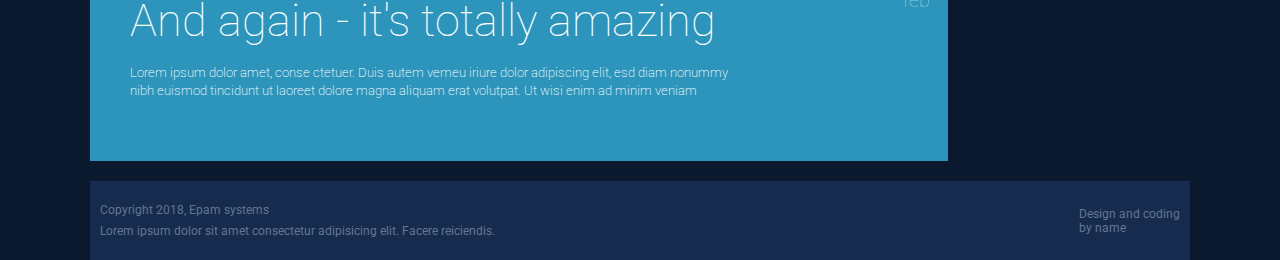
<file: FLX_homework_5/homework/src/index.html>
<!DOCTYPE html>
<html lang="zxx">
<head>
  <meta charset="UTF-8">
  <meta name="viewport" content="width=device-width, initial-scale=1.0">
  <meta http-equiv="X-UA-Compatible" content="ie=edge">
  <link rel="stylesheet" href="styles.css">
  <link href='https://fonts.googleapis.com/css?family=Roboto:400,100,300,700&subset=latin,latin-ext' rel='stylesheet' type='text/css'>      
  <title>Responsive</title>
</head>
<body>
	<div class="page-wrapper">
		<div class="page-wrapper-inner">
			<header class="header">
				<div class="header__main">
					<div class="container">
						<div class="header__main-wrap">
							<div class="button-responsive">
								<a href="#"><span class="menu-button"></span></a>
							</div>
							<div class="header__logo">
								<span>Travel</span><span>Blog</span>
							</div>
							<nav class="header__nav">
								<ul>
									<li tabindex="1"><a href="#" class="blog">Blog</a></li>
									<li tabindex="2"><a href="#" class="about">About</a></li>
									<li tabindex="3"><a href="#" class="achieve">Archive</a></li>
									<li tabindex="4"><a href="#" class="contact">Contact</a></li>
								</ul>
							</nav>
						</div>
					</div>
				</div>
			</header>
			<main class="main">
				<div>
					<div class="container">
						<div class="main-wrapper">
							<div class="post-wrap">
								<div class="post-1-block content-block">
									<div class="image-block post-block">
										<img src="../assets/post1.jpg" alt="Post 1 Image">
									</div>
									<div class="post-1 post-block">
										<div class="post-content">
											<h2 class="post-heading">My responsive template</h2>
											<p class="post-text">Lorem ipsum dolor amet, conse ctetuer. Duis autem vemeu iriure dolor adipiscing elit, esd diam nonummy nibh euismod tincidunt ut laoreet dolore magna aliquam erat volutpat wisi enim.</p>
										</div>
										<div class="date">
											<p>07</p>
											<p>mar</p>
										</div>
									</div>
								</div>
								<div class="post-2-block content-block">
									<div class="image-block post-block">
										<img src="../assets/post2.jpg" alt="Post 1 Image">
									</div>
									<div class="post-2 post-block">
										<div class="post-content">
											<h2 class="post-heading">Amazing travel blog</h2>
											<p class="post-text">Lorem ipsum dolor amet, conse ctetuer. Duis autem vemeu iriure dolor adipiscing elit, esd diam nonummy nibh euismod tincidunt ut laoreet dolore magna aliquam erat volutpat wisi enim.</p>
										</div>
										<div class="date">
											<p>06</p>
											<p>mar</p>
										</div>
									</div>
								</div>
								<div class="post-3-block content-block">
									<div class="image-block post-block">
										<img src="../assets/post3.jpg" alt="Post 1 Image">
									</div>
									<div class="post-3 post-block">
										<div class="post-content">
											<h2 class="post-heading">Nice minimalist travel</h2>
											<p class="post-text">Lorem ipsum dolor amet, conse ctetuer. Duis autem vemeu iriure dolor adipiscing elit, esd diam nonummy nibh euismod tincidunt ut laoreet dolore magna aliquam erat volutpat wisi enim.</p>
										</div>
										<div class="date">
											<p>04</p>
											<p>mar</p>
										</div>
									</div>
								</div>
								<div class="post-4-block content-block">
									<div class="image-block post-block">
										<img src="../assets/post4.jpg" alt="Post 1 Image">
									</div>
									<div class="post-4 post-block">
										<div class="post-content">
											<h2 class="post-heading">With amazing regions</h2>
											<p class="post-text">Lorem ipsum dolor amet, conse ctetuer. Duis autem vemeu iriure dolor adipiscing elit, esd diam nonummy nibh euismod tincidunt ut laoreet dolore magna aliquam erat volutpat wisi enim.</p>
										</div>
										<div class="date">
											<p>01</p>
											<p>mar</p>
										</div>
									</div>
								</div>
								<div class="post-5 content-block">
									<div class="post-content">
										<h2 class="post-heading">And again - it's totally amazing</h2>
										<p class="post-text">Lorem ipsum dolor amet, conse ctetuer. Duis autem vemeu iriure dolor adipiscing elit, esd diam nonummy nibh euismod tincidunt ut laoreet dolore magna aliquam erat volutpat. Ut wisi enim ad minim veniam</p>
									</div>
									<div class="date">
											<p>27</p>
											<p>feb</p>
									</div>
								</div>
							</div>
							<div class="aside-wrap">
								<aside class="aside-content">
									<div class="blogpost">
										<img src="../assets/news1.jpg" alt="News 1 Image">
										<div class="blogpost-content">
											<p>This is the first news on blog</p>
											<p>Lorem ipsum dolor amet, conse ctetuer. Duis autem vemeu iriure dolor adipiscing elit, esd diam nonummy nibh euismod tincidunt ut laoreet dolore magna aliquam erat volutpat. Ut wisi enim ad minim veniam</p>
										</div>
									</div>
									<div class="blogpost">
										<img src="../assets/news2.jpg" alt="News 2 Image">
										<div class="blogpost-content">
											<p>Second news on the Travel blog</p>
											<p>Lorem ipsum dolor amet, conse ctetuer. Duis autem vemeu iriure dolor adipiscing elit, esd diam nonummy nibh euismod tincidunt ut laoreet dolore magna aliquam erat volutpat. Ut wisi enim ad minim veniam</p>
										</div>
									</div>
								</aside>
							</div>
						</div>
					</div>
				</div>
			</main>
			<footer class="footer">
				<div class="container">
					<div class="footer__main-wrap">
						<div class="footer__copyright">
							<p>Copyright 2018, Epam systems</p>
							<p>Lorem ipsum dolor sit amet consectetur adipisicing elit. Facere reiciendis.</p>
						</div>
						<div class="footer__designer">
							<p>Design and coding <br>by name</p>
						</div>
					</div>
				</div>
			</footer>
		</div>
	</div>
</body>
</html>
</file>
<file: Group_project/styles/style.css>
* {
    margin: 0;
    padding: 0;
}

.main-wrapper {
    height: 100vh;
    width: 100vw;
    background-color: #e8edf0;
    position: relative;
    overflow: hidden;
}

.blue-phone,
.yellow-phone,
.green-phone,
.pink-phone {
    height: 43%;
    width: 35%;
    position: absolute;
    transition: 0.3s;
    z-index: 15;
}

.blue-phone {
    top: 11%;
    left: 19%;
}

.yellow-phone {
    top: 13%;
    left: 47%;
}

.pink-phone {
    top: 42%;
    left: 17%;
}

.green-phone {
    top: 44%;
    left: 46%;
}

.shadow-blue,
.shadow-yellow,
.shadow-pink,
.shadow-green {
    height: 55%;
    width: 40%;
    position: absolute;
    transition: 0.2s;
    z-index: 7;
}

.shadow-blue {
    top: 9%;
    left: 16%;
}

.shadow-yellow {
    top: 10%;
    left: 45%;
}

.shadow-pink {
    top: 39%;
    left: 13%;
}

.shadow-green {
    top: 41%;
    left: 44%;
}

.blue-phone .phone-image,
.yellow-phone .phone-image,
.green-phone .phone-image,
.pink-phone .phone-image,
.shadow-blue .shadow-image,
.shadow-yellow .shadow-image,
.shadow-pink .shadow-image,
.shadow-green .shadow-image {
    height: 100%;
    width: 100%;
}

.hover-on-blue:hover + .blue-phone{
    left: 22%;
    top: 7%;
    z-index: 17;
}

.hover-on-yellow:hover + .yellow-phone{
    left: 50%;
    top: 9%;
    z-index: 17;
}

.hover-on-green:hover + .green-phone{
    left: 49%;
    top: 40%;
    z-index: 17;
}

.hover-on-pink:hover + .pink-phone{
    left: 20%;
    top: 38%;
    z-index: 17;
}

.hover-on-blue:hover ~ .shadow-blue,
.hover-on-yellow:hover ~ .shadow-yellow,
.hover-on-green:hover ~ .shadow-green,
.hover-on-pink:hover ~ .shadow-pink {
    height: 55%;
    width: 45%;
}

.hover-on-green:hover ~ .shadow-green {
    z-index: 16;
    left: 43%;
    top: 45%;
}

.hover-on-blue:hover ~ .shadow-blue {
    z-index: 16;
    left: 16%;
    top: 14%;
}

.hover-on-yellow:hover ~ .shadow-yellow {
    z-index: 16;
    left: 44%;
    top: 14%;
}

.hover-on-pink:hover ~ .shadow-pink {
    z-index: 16;
    left: 14%;
    top: 43%;
}


.hover-on-blue{
    width:27%;
    height: 34%;
    transform: rotate(58deg) skewY(-29deg);
    position: absolute;
    top: 15%;
    left: 23%;
    z-index: 19;
    transition: 0.2s;
    cursor: pointer;
}
.hover-on-blue:hover{
    top: 11%;
    left: 26%;
    z-index: 20;
}
.hover-on-yellow{
    width:27%;
    height: 34%;
    transform: rotate(58deg) skewY(-29deg);
    position: absolute;
    top: 18%;
    left: 51%;
    z-index: 19;
    transition: 0.2s;
    cursor: pointer;
}
.hover-on-yellow:hover{
    top: 14%;
    left: 54%;
    z-index: 20;
}
.hover-on-pink{
    width:27%;
    height: 34%;
    transform: rotate(58deg) skewY(-29deg);
    position: absolute;
    top: 47%;
    left: 21%;
    z-index: 19;
    transition: 0.2s;
    cursor: pointer;
}
.hover-on-pink:hover{
    top: 43%;
    left: 24%;
    z-index: 20;
}
.hover-on-green{
    width:27%;
    height: 34%;
    transform: rotate(58deg) skewY(-29deg);
    position: absolute;
    top: 49%;
    left: 49%;
    z-index: 19;
    transition: 0.2s;
    cursor: pointer;
}
.hover-on-green:hover{
    top: 45%;
    left: 52%;
    z-index: 20;
}
</file>
<file: FLX_homework_1/homework/style.css>
html,body,div,span,applet,object,iframe,h1,h2,h3,h4,h5,h6,p,blockquote,pre,a,abbr,acronym,address,big,cite,code,del,dfn,em,font,img,ins,kbd,q,s,samp,small,strike,strong,sub,sup,tt,var,b,u,i,center,dl,dt,dd,ol,ul,li,fieldset,form,label,legend,table,caption,tbody,tfoot,thead,tr,th,td{background:transparent;border:0;margin:0;padding:0;vertical-align:baseline}
body{line-height:1}
h1,h2,h3,h4,h5,h6{clear:both;font-weight:normal}
ol,ul{list-style:none}
blockquote{quotes:none}
blockquote:before,blockquote:after{content:'';content:none}
del{text-decoration:line-through}
table{border-collapse:collapse;border-spacing:0}
a img{border:0}
#container{float:left;margin:0 -240px 0 0;width:100%}
#primary,#secondary{float:right;overflow:hidden;width:220px}
#secondary{clear:right}
#footer{clear:both;width:100%}
.one-column #content{margin:0 auto;width:640px}
.single-attachment #content{margin:0 auto;width:900px}
body,input,textarea,.page-title span,.pingback a.url{font-family:Georgia,"Bitstream Charter",serif}
h3#comments-title,h3#reply-title,#access .menu,#access div.menu ul,#cancel-comment-reply-link,.form-allowed-tags,#site-info,#site-title,#wp-calendar,.comment-meta,.comment-body tr th,.comment-body thead th,.entry-content label,.entry-content tr th,.entry-content thead th,.entry-meta,.entry-title,.entry-utility,#respond label,.navigation,.page-title,.pingback p,.reply,.widget-title,.wp-caption-text{font-family:"Helvetica Neue",Arial,Helvetica,"Nimbus Sans L",sans-serif}
input[type="submit"]{font-family:"Helvetica Neue",Arial,Helvetica,"Nimbus Sans L",sans-serif}
pre{font-family:"Courier 10 Pitch",Courier,monospace}
code{font-family:Monaco,Consolas,"Andale Mono","DejaVu Sans Mono",monospace}
#access .menu-header,div.menu,#colophon,#branding,#main,#wrapper{margin:0 auto;width:940px}
#wrapper{background:#fff;margin-top:20px;padding:0 20px}
#footer-widget-area{overflow:hidden}
#footer-widget-area .widget-area{float:left;margin-right:20px;width:220px}
#footer-widget-area #fourth{margin-right:0}
#site-info{float:left;font-size:14px;font-weight:bold;width:700px}
#site-generator{float:right;width:220px}body{background:#f1f1f1}
body,input,textarea{color:#666;font-size:12px;line-height:18px}
hr{background-color:#e7e7e7;border:0;clear:both;height:1px;margin-bottom:18px}
p{margin-bottom:18px}
ul{list-style:square;margin:0 0 18px 1.5em}
ol{list-style:decimal;margin:0 0 18px 1.5em}
ol ol{list-style:upper-alpha}ol ol ol{list-style:lower-roman}
ol ol ol ol{list-style:lower-alpha}
ul ul,ol ol,ul ol,ol ul{margin-bottom:0}
dl{margin:0 0 24px 0}dt{font-weight:bold}
dd{margin-bottom:18px}strong{font-weight:bold}
cite,em,i{font-style:italic}
big{font-size:131.25%}
ins{background:#ffc;text-decoration:none}
blockquote{font-style:italic;padding:0 3em}
blockquote cite,blockquote em,blockquote i{font-style:normal}
pre{background:#f7f7f7;color:#222;line-height:18px;margin-bottom:18px;overflow:auto;padding:1.5em}
abbr,acronym{cursor:help}
sup,sub{height:0;line-height:1;position:relative;vertical-align:baseline}
sup{bottom:1ex}sub{top:.5ex}
small{font-size:smaller}
input{margin-bottom:10px}
input[type="text"],input[type="password"],input[type="email"],input[type="url"],input[type="number"],textarea{background:#f9f9f9;border:1px solid #ccc;box-shadow:inset 1px 1px 1px rgba(0,0,0,0.1);-moz-box-shadow:inset 1px 1px 1px rgba(0,0,0,0.1);-webkit-box-shadow:inset 1px 1px 1px rgba(0,0,0,0.1);padding:2px}
a:link{color:#06c}
a:visited{color:#743399}
a:active,a:hover{color:#ff4b33}
.screen-reader-text{clip:rect(1px,1px,1px,1px);overflow:hidden;position:absolute !important;height:1px;width:1px}
#header{padding:30px 0 0 0}
#site-title{float:left;font-size:30px;line-height:36px;margin:0 0 18px 0;width:700px}
#site-title a{color:#000;font-weight:bold;text-decoration:none}
#site-description{color:#000;clear:right;float:right;font-style:italic;margin:15px 0 18px 0;opacity:.65;width:220px}
#branding img{border-top:4px solid #000;border-bottom:1px solid #000;display:block;float:left}
#access{background:#000;display:block;float:left;margin:0 auto;width:940px}
#access .menu-header,div.menu{font-size:13px;margin-left:12px;width:928px}
#access .menu-header ul,div.menu ul{list-style:none;margin:0}
#access .menu-header li,div.menu li{float:left;position:relative}
#access a{color:#aaa;display:block;line-height:38px;padding:0 10px;text-decoration:none}
#access ul ul{box-shadow:0 3px 3px rgba(0,0,0,0.2);-moz-box-shadow:0 3px 3px rgba(0,0,0,0.2);-webkit-box-shadow:0 3px 3px rgba(0,0,0,0.2);display:none;position:absolute;top:38px;left:0;float:left;width:180px;z-index:99999}
#access ul ul li{min-width:180px}
#access ul ul ul{left:100%;top:0}
#access ul ul a{background:#333;line-height:1em;padding:10px;width:160px;height:auto}
#access li:hover>a,#access ul ul:hover>a{background:#333;color:#fff}
#access ul li:hover>ul{display:block}
#access ul li.current_page_item>a,#access ul li.current_page_ancestor>a,#access ul li.current-menu-ancestor>a,#access ul li.current-menu-item>a,#access ul li.current-menu-parent>a{color:#fff}
* html #access ul li.current_page_item a,* html #access ul li.current_page_ancestor a,* html #access ul li.current-menu-ancestor a,* html #access ul li.current-menu-item a,* html #access ul li.current-menu-parent a,* html #access ul li a:hover{color:#fff}
#main{clear:both;overflow:hidden;padding:40px 0 0 0}
#content{margin-bottom:36px}
#content,#content input,#content textarea{color:#333;font-size:16px;line-height:24px}
#content p,#content ul,#content ol,#content dd,#content pre,#content hr{margin-bottom:24px}
#content ul ul,#content ol ol,#content ul ol,#content ol ul{margin-bottom:0}
#content pre,#content kbd,#content tt,#content var{font-size:15px;line-height:21px}
#content code{font-size:13px}
#content dt,#content th{color:#000}
#content h1,#content h2,#content h3,#content h4,#content h5,#content h6{color:#000;line-height:1.5em;margin:0 0 20px 0}
#content table{border:1px solid #e7e7e7;margin:0 -1px 24px 0;text-align:left;width:100%}
#content tr th,#content thead th{color:#777;font-size:12px;font-weight:bold;line-height:18px;padding:9px 24px;border-right:1px solid #e7e7e7}
#content tr td{border-top:1px solid #e7e7e7;padding:6px 24px;border-right:1px solid #e7e7e7}
#content tr.odd td{background:#f2f7fc}
.hentry{margin:0 0 48px 0}
.home .sticky{background:#f2f7fc;border-top:4px solid #000;margin-left:-20px;margin-right:-20px;padding:18px 20px}
.single .hentry{margin:0 0 36px 0}
.page-title{color:#000;font-size:14px;font-weight:bold;margin:0 0 36px 0}
.page-title span{color:#333;font-size:16px;font-style:italic;font-weight:normal}
.page-title a:link,.page-title a:visited{color:#777;text-decoration:none}
.page-title a:active,.page-title a:hover{color:#ff4b33}
#content .entry-title{color:#000;font-size:21px;font-weight:bold;line-height:1.3em;margin-bottom:0}
.entry-title a:link,.entry-title a:visited{color:#000;text-decoration:none}
.entry-title a:active,.entry-title a:hover{color:#ff4b33}
.entry-meta{color:#777;font-size:12px}
.entry-meta abbr,.entry-utility abbr{border:0}
.entry-meta abbr:hover,.entry-utility abbr:hover{border-bottom:1px dotted #666}
.single-author .by-author{position:absolute !important;clip:rect(1px 1px 1px 1px);clip:rect(1px,1px,1px,1px)}
.entry-content,.entry-summary{clear:both;padding:12px 0 0 0}
.entry-content .more-link{white-space:nowrap}
#content .entry-summary p:last-child{margin-bottom:12px}
.entry-content fieldset{border:1px solid #e7e7e7;margin:0 0 24px 0;padding:24px}
.entry-content fieldset legend{background:#fff;color:#000;font-weight:bold;padding:0 24px}
.entry-content input{margin:0 0 24px 0}
.entry-content input.file,.entry-content input.button{margin-right:24px}
.entry-content label{color:#777;font-size:12px}
.entry-content select{margin:0 0 24px 0}
.entry-content sup,.entry-content sub{font-size:10px}
.entry-content blockquote.left{float:left;margin-left:0;margin-right:24px;text-align:right;width:33%}
.entry-content blockquote.right{float:right;margin-left:24px;margin-right:0;text-align:left;width:33%}
.page-link{clear:both;color:#000;font-weight:bold;line-height:48px;word-spacing:.5em}
.page-link a:link,.page-link a:visited{background:#f1f1f1;color:#333;font-weight:normal;padding:.5em .75em;text-decoration:none}
.home .sticky .page-link a{background:#d9e8f7}
.page-link a:active,.page-link a:hover{color:#ff4b33}
body.page .edit-link{clear:both;display:block}
#entry-author-info{background:#f2f7fc;border-top:4px solid #000;clear:both;font-size:14px;line-height:20px;margin:24px 0;overflow:hidden;padding:18px 20px}#entry-author-info #author-avatar{background:#fff;border:1px solid #e7e7e7;float:left;height:60px;margin:0 -104px 0 0;padding:11px}#entry-author-info #author-description{float:left;margin:0 0 0 104px}#entry-author-info h2{color:#000;font-size:100%;font-weight:bold;margin-bottom:0}.entry-utility{clear:both;color:#777;font-size:12px;line-height:18px}.entry-meta a,.entry-utility a{color:#777}.entry-meta a:hover,.entry-utility a:hover{color:#ff4b33}#content .video-player{padding:0}.format-standard .wp-video,.format-standard .wp-audio-shortcode,.format-audio .wp-audio-shortcode,.format-standard .video-player{margin-bottom:24px}.home #content .format-aside p,.home #content .category-asides p{font-size:14px;line-height:20px;margin-bottom:10px;margin-top:0}.format-gallery .size-thumbnail img,.category-gallery .size-thumbnail img{border:10px solid #f1f1f1;margin-bottom:0}.format-gallery .gallery-thumb,.category-gallery .gallery-thumb{float:left;margin-right:20px;margin-top:-4px}.home #content .format-gallery .entry-utility,.home #content .category-gallery .entry-utility{padding-top:4px}.attachment .entry-content .entry-caption{font-size:140%;margin-top:24px}.attachment .entry-content .nav-previous a:before{content:'\2190\00a0'}.attachment .entry-content .nav-next a:after{content:'\00a0\2192'}#content img.size-auto,#content img.size-full,#content img.size-large,#content img.size-medium,#content .entry-attachment img,#content .widget-container img{max-width:100%;height:auto}#ie8 #content img.size-auto,#ie8 #content img.size-full,#ie8 #content img.size-large,#ie8 #content img.size-medium,#ie8 #content .entry-attachment img{width:auto}.alignleft,img.alignleft{display:inline;float:left;margin-right:24px;margin-top:4px}.alignright,img.alignright{display:inline;float:right;margin-left:24px;margin-top:4px}.aligncenter,img.aligncenter{clear:both;display:block;margin-left:auto;margin-right:auto}img.alignleft,img.alignright,img.aligncenter{margin-bottom:12px}.wp-caption{background:#f1f1f1;line-height:18px;margin-bottom:20px;max-width:100%;padding:4px;text-align:center}.wp-caption img{margin:5px 5px 0;max-width:622px}.wp-caption p.wp-caption-text{color:#777;font-size:12px;margin:5px}.wp-smiley{margin:0}.gallery{margin:0 auto 18px}.gallery .gallery-item{float:left;margin-top:0;text-align:center}.gallery-columns-1 .gallery-item{width:100%}.gallery-columns-2 .gallery-item{width:50%}.gallery-columns-3 .gallery-item{width:33%}.gallery-columns-4 .gallery-item{width:25%}.gallery-columns-5 .gallery-item{width:20%}.gallery-columns-6 .gallery-item{width:16%}.gallery-columns-7 .gallery-item{width:14%}.gallery-columns-8 .gallery-item{width:12%}.gallery-columns-9 .gallery-item{width:11%}.gallery-columns-1 img{max-width:620px}.gallery-columns-2 img{max-width:288px}.gallery-columns-3 img{max-width:177px}.gallery-columns-4 img{max-width:122px}.gallery-columns-5 img{max-width:88px}.gallery-columns-6 img{max-width:66px}.gallery-columns-7 img{max-width:50px}.gallery-columns-8 img{max-width:39px}.gallery-columns-9 img{max-width:29px}.gallery-item img{height:auto}.gallery-columns-2 .attachment-medium{max-width:92%;height:auto}.gallery-columns-4 .attachment-thumbnail{max-width:84%;height:auto}.gallery .gallery-caption{color:#777;font-size:12px;margin:0 0 12px}.gallery dl{margin:0}.gallery img{border:10px solid #f1f1f1}.gallery br+br{display:none}#content .entry-attachment img{display:block;margin:0 auto}.navigation{color:#777;font-size:12px;line-height:18px;overflow:hidden}.navigation a:link,.navigation a:visited{color:#777;text-decoration:none}.navigation a:active,.navigation a:hover{color:#ff4b33}.nav-previous{float:left;width:50%}.nav-next{float:right;text-align:right;width:50%}#nav-above{margin:0 0 18px 0}#nav-above{display:none}.paged #nav-above,.single #nav-above{display:block}#nav-below{margin:-18px 0 0 0}#comments{clear:both}#comments .navigation{padding:0 0 18px 0}h3#comments-title,h3#reply-title{color:#000;font-size:20px;font-weight:bold;margin-bottom:0}h3#comments-title{padding:24px 0}.commentlist{list-style:none;margin:0}.commentlist li.comment{border-bottom:1px solid #e7e7e7;line-height:24px;margin:0 0 24px 0;padding:0 0 0 56px;position:relative}.commentlist li:last-child{border-bottom:0;margin-bottom:0}#comments .comment-body ul,#comments .comment-body ol{margin-bottom:18px}#comments .comment-body p:last-child{margin-bottom:6px}#comments .comment-body blockquote p:last-child{margin-bottom:24px}.commentlist ol{list-style:decimal}.commentlist .avatar{position:absolute;top:4px;left:0}.comment-author cite{color:#000;font-style:normal;font-weight:bold}.comment-author .says{font-style:italic}.comment-meta{font-size:12px;margin:0 0 18px 0}.comment-meta a:link,.comment-meta a:visited{color:#777;text-decoration:none}.comment-meta a:active,.comment-meta a:hover{color:#ff4b33}.commentlist .bypostauthor>div{background:#f2f7fc;border-top:4px solid #000;margin-bottom:10px;padding:10px 0 0 20px}.reply{font-size:12px;padding:0 0 24px 0}.reply a,a.comment-edit-link{color:#777}.reply a:hover,a.comment-edit-link:hover{color:#ff4b33}.commentlist .children{list-style:none;margin:0}.commentlist .children li{border:0;margin:0}.nopassword,.nocomments{display:none}#comments .pingback{border-bottom:1px solid #e7e7e7;margin-bottom:18px;padding-bottom:18px}.commentlist li.comment+li.pingback{margin-top:-6px}#comments .pingback p{color:#777;display:block;font-size:12px;line-height:18px;margin:0}#comments .pingback .url{font-size:13px;font-style:italic}input[type="submit"]{color:#333}form{text-align:right}input{width:200px}#respond{border-top:1px solid #e7e7e7;margin:24px 0;overflow:hidden;position:relative}#respond p{margin:0}#respond .comment-notes{margin-bottom:1em}.form-allowed-tags{line-height:1em}.children #respond{margin:0 48px 0 0}h3#reply-title{margin:18px 0}#comments-list #respond{margin:0 0 18px 0}#comments-list ul #respond{margin:0}#cancel-comment-reply-link{font-size:12px;font-weight:normal;line-height:18px}#respond .required{color:#ff4b33;font-weight:bold}#respond label{color:#777;font-size:12px}#respond input{margin:0 0 9px;width:98%}#respond textarea{width:98%}#respond .form-allowed-tags{color:#777;font-size:12px;line-height:18px}#respond .form-allowed-tags code{font-size:11px}#respond .form-submit{margin:12px 0}#respond .form-submit input{font-size:14px;width:auto}.widget-area ul{list-style:none;margin-left:0}.widget-area ul ul{list-style:square;margin-left:1.3em}.widget-area select{max-width:100%}.widget_search #s{width:60%}.widget_search label{display:none}.widget-container{word-wrap:break-word;-webkit-hyphens:auto;-moz-hyphens:auto;hyphens:auto;margin:0 0 18px 0}.widget-container .wp-caption img{margin:auto}.widget-container.widget_image .wp-caption{width:auto}.widget-container.widget_image .wp-caption img{margin-left:-8px}.widget-title{color:#222;font-size:14px;font-weight:bold}.widget-area a:link,.widget-area a:visited{text-decoration:none}.widget-area a:active,.widget-area a:hover{text-decoration:underline}.widget-area .entry-meta{font-size:11px}#wp_tag_cloud div{line-height:1.6em}#wp-calendar{width:100%}#wp-calendar caption{color:#222;font-size:14px;font-weight:bold;padding-bottom:4px;text-align:left}#wp-calendar thead{font-size:11px}#wp-calendar tbody{color:#aaa}#wp-calendar tbody td{background:#f5f5f5;border:1px solid #fff;padding:3px 0 2px;text-align:center}#wp-calendar tbody .pad{background:0}#wp-calendar tfoot #next{text-align:right}.widget_rss a.rsswidget{color:#000}.widget_rss a.rsswidget:hover{color:#ff4b33}.widget_rss .widget-title img{width:11px;height:11px}#main .widget-area ul{margin-left:0;padding:0 20px 0 0}#main .widget-area ul ul{border:0;margin-left:1.3em;padding:0}#main .widget-container.music-player ul{margin:0}#footer{margin-bottom:20px}#colophon{border-top:4px solid #000;margin-top:-4px;overflow:hidden;padding:18px 0}#site-info{font-weight:bold}#site-info a{color:#000;text-decoration:none}#site-generator{font-style:italic;position:relative}#site-generator a{background:url(images/wordpress.png) center left no-repeat;color:#666;display:inline-block;line-height:16px;padding-left:20px;text-decoration:none}#site-generator a:hover{text-decoration:underline}img#wpstats{display:block;margin:0 auto 10px}pre{-webkit-text-size-adjust:140%}code{-webkit-text-size-adjust:160%}#access,.entry-meta,.entry-utility,.navigation,.widget-area{-webkit-text-size-adjust:120%}#site-description{-webkit-text-size-adjust:none}@media print{body{background:none !important}#wrapper{clear:both !important;display:block !important;float:none !important;position:relative !important}#header{border-bottom:2pt solid #000;padding-bottom:18pt}#colophon{border-top:2pt solid #000}#site-title,#site-description{float:none;line-height:1.4em;margin:0;padding:0}#site-title{font-size:13pt}.entry-content{font-size:14pt;line-height:1.6em}.entry-title{font-size:21pt}#access,#branding img,#respond,.comment-edit-link,.edit-link,.navigation,.page-link,.widget-area{display:none !important}#container,#header,#footer{margin:0;width:100%}#content,.one-column #content{margin:24pt 0 0;width:100%}.wp-caption p{font-size:11pt}#site-info,#site-generator{float:none;width:auto}#colophon{width:auto}img#wpstats{display:none}#site-generator a{margin:0;padding:0}#entry-author-info{border:1px solid #e7e7e7}#main{display:inline}.home .sticky{border:0}}img{width:140px;vertical-align:middle;display:block;margin:0 auto;margin-left:calc(50% - 50px);margin-bottom:20px}nav>a{padding:10px;color:#0279c1}nav>a b:hover{color:#00527a}nav>a:visited{color:#0279c1}article{padding-left:10px}footer{margin-top:20px;padding:40px 20px;text-align:center;background:#3333}
</file>
<file: FLX_homework_11/homework/assets/material-icons/material-icons.css>
@font-face {
  font-family: 'Material Icons';
  font-style: normal;
  font-weight: 400;
  src: url(MaterialIcons-Regular.eot); /* For IE6-8 */
  src: local('Material Icons'),
       local('MaterialIcons-Regular'),
       url(MaterialIcons-Regular.woff2) format('woff2'),
       url(MaterialIcons-Regular.woff) format('woff'),
       url(MaterialIcons-Regular.ttf) format('truetype');
}

.material-icons {
  font-family: 'Material Icons';
  font-weight: normal;
  font-style: normal;
  font-size: 24px;  /* Preferred icon size */
  display: inline-block;
  line-height: 1;
  text-transform: none;
  letter-spacing: normal;
  word-wrap: normal;
  white-space: nowrap;
  direction: ltr;

  /* Support for all WebKit browsers. */
  -webkit-font-smoothing: antialiased;
  /* Support for Safari and Chrome. */
  text-rendering: optimizeLegibility;

  /* Support for Firefox. */
  -moz-osx-font-smoothing: grayscale;

  /* Support for IE. */
  font-feature-settings: 'liga';
}
</file>
<file: FLX_homework_11/homework/assets/styles.css>
*{
	outline: none;
}
.main-wrapper {
	height: 100%;
}
.container {
	max-width: 960px;
	text-align: center;
	margin-right: auto;
	margin-left: auto;
}
.table {
	max-width: 600px;
	margin: 15px auto;
	border: 1px solid grey;
	margin-right: auto;
	margin-left: auto;
}
.table_content {
	padding: 5px 20px;
	height: 640px;
	display: flex;
	flex-direction: column;
	justify-content: space-between;
}
.table-heading {
	font-size: 22px;
	margin: 10px;
}
.table-form {
	display: flex;
	justify-content: space-between;
}
.btn {
	border: none;
	background-color: white;
	cursor: pointer;
	display: flex;
	align-items: stretch;
}
.add-box {
	padding: 0;
}
.input-area {
	height: 20px;
	width: 100%;
	margin: 0 10px;
	border: 1px solid black;
}
.decoration-border {
	margin: 20px 0;
	border: 1px solid black;
}
.table-main {
	height: 100%;
	width: 100%;
}
.list-item {
	display: flex;
	justify-content: space-between;
	padding: 8px 0;
}
.list-item-text {
	margin: 5px 10px;
	cursor: pointer;
	text-align: center;
	cursor: move;
	width: 100%;
	text-align: left;
	overflow: hidden;
}
.cat-logo {
	width: 80px;
}
</file>
<file: FLX_homework_12/homework/assets/styles.css>
@import url('https://fonts.googleapis.com/css?family=M+PLUS+Rounded+1c');
@import url('https://fonts.googleapis.com/css?family=Varela+Round');
* {
	overflow: hidden;
	outline: none;
}
body {
	margin: 0;
	font-family: 'M PLUS Rounded 1c', sans-serif;	
}
.main-wrapper {
	max-width: 900px;
	text-align: center;
	margin-right: auto;
	margin-left: auto;
	margin-top: 30px;
}
.heading {
	font-size: 30px;
	margin: 0;
}
.input-area {
	height: 25px;
	width: 300px;
	margin: 18px 0;
	border-radius: 10px 10px 10px 10px;
	border: 1px solid #004743;
	padding: 0 5px;	
	font-family: 'Varela Round', sans-serif;
}
.btn {
	background-color: #004743;
	color: #fff; 
	border: 1px solid transparent;
	width: 150px;
	font-family: 'Varela Round', sans-serif;
	padding: 5px;
	height: 30px;
}
.btn:hover {
	background-color: #00877f;
	cursor: pointer;
	transition: 0.2s ease-out;
}
.btns {
	width: 100%;
}
.list-item {
	display: flex;
	justify-content: space-between;
	padding: 8px 0;
	max-width: 500px;
	margin-left: auto;
	margin-right: auto;
}
.list-item-text {
	margin: 5px 10px;
	cursor: pointer;
	text-align: center;
	width: 100%;
	text-align: left;
	overflow: hidden;
}

.btn-delete {
	background: url(img/remove-s.jpg) no-repeat;
	background-position: center;
	width: 35px;
	height: 35px;
}
.btn-done {
	background: url(img/todo-s.png) no-repeat;
	background-position: center;
	width: 35px;
	height: 35px;
}
</file>
<file: FLX_homework_2/homework/css/general.css>
/* 

please don't edit this styles

*/

h2.tm-section-title {
    color: lightskyblue;
}

a:focus {
    color: #666;
    outline: 0
}

ul {
    padding: 0;
    margin: 0
}

body {
    background-color: #f5f5f5;
    color: #000;
    font-family: 'Open Sans', Helvetica, Arial, sans-serif;
    font-size: 16px;
    font-weight: 300;
    padding-top: 30px;
    overflow-x: hidden
}

section:before {
    position: absolute;
    z-index: 1
}

.box,
.tm-content-box,
.tm-main-nav {
    background-color: #fff
}

.tm-sidebar {
    z-index: 10;
    position: fixed;
    left: 0;
    right: 0;
    top: 0;
    width: 100%;
}

.tm-sidebar ul{
    margin: 0px;
    display: flex;
}

.tm-main-nav {
    font-size: 1.5em;
    text-align: center
}

.tm-nav-item {
    list-style: none;
    width: 100%;
}

.tm-nav-item-link {
    border: 1px solid transparent;
    color: #666;
    display: block;
    padding: 10px;
    width: 100%;
    -webkit-transition: all .3s ease;
    transition: all .3s ease
}

.carousel-indicators li,
.tm-banner-inner {
    border: 1px solid lightgrey
}


.tm-nav-item-link.active,
.tm-nav-item-link:hover {
    color: #666;
    text-decoration: none;
}

.tm-nav-item-link:focus {
    text-decoration: none
}

.tm-banner-text,
.tm-banner-title,
.tm-section-title {
    color: #666;
    font-weight: 300;
    margin: 0
}

.tm-section-title {
    margin-bottom: 20px
}

.tm-section-title-box {
    margin-bottom: 0
}

.tm-banner-title {
    font-size: 3.3em;
    letter-spacing: 2px;
    text-transform: uppercase
}

.tm-main-content {
    padding-top: 70px;
}

.tm-content-box {
    overflow: hidden;
    margin-bottom: 30px
}

.padding-medium {
    padding: 40px
}

.tm-banner {
    padding: 30px
}

.tm-banner-inner {
    padding: 30px 0;
    height: 100%;
    text-align: center;
    display: flex;
    -webkit-box-orient: vertical;
    -webkit-box-direction: normal;
    -webkit-flex-direction: column;
    -ms-flex-direction: column;
    flex-direction: column;
    -webkit-box-align: center;
    -webkit-align-items: center;
    -ms-flex-align: center;
    align-items: center;
    -webkit-box-pack: center;
    -webkit-justify-content: center;
    -ms-flex-pack: center;
    justify-content: center
}

.tm-banner-inner img{
    width: 120px;
}

.tm-banner-text {
    font-size: 1.4em
}

.boxes,
.tm-box-bg-title {
    display: -webkit-box;
    display: -webkit-flex;
    display: -ms-flexbox
}

/*.flex-item {*/
    /*-webkit-box-flex: 0 1 auto;*/
    /*-webkit-flex: 0 1 auto;*/
    /*-ms-flex: 0 1 auto;*/
    /*flex: 0 1 auto*/
/*}*/

.section-description {
    line-height: 1.8;
    margin-bottom: 25px
}

.section-description:last-child {
    margin-bottom: 0
}

.tm-team-description-container {
    max-width: 500px
}

.tm-team-info {
    display: flex
}

.box {
    list-style: none;
    width: 33.3333%;
    height: auto;
}

.box-bg {
    position: relative
}

.box-img {
    width: 100%;
}

.tm-box-bg-title {
    position: absolute;
    top: 0;
    right: 0;
    bottom: 0;
    left: 0;
    display: flex;
    -webkit-box-align: center;
    -webkit-align-items: center;
    -ms-flex-align: center;
    align-items: center;
    -webkit-box-pack: center;
    -webkit-justify-content: center;
    -ms-flex-pack: center;
    justify-content: center
}

.boxes {
    display: flex;
    -webkit-flex-wrap: wrap;
    -ms-flex-wrap: wrap;
    flex-wrap: wrap
}

.gallery-container a {
    cursor: -webkit-zoom-in;
    cursor: zoom-in
}

.carousel {
    position: relative;
    height: auto;
    padding: 50px 50px 80px;
    text-align: center
}

.carousel-indicators {
    bottom: 30px
}

.carousel-content {
    color: #000;
    display: -webkit-box;
    display: -webkit-flex;
    display: -ms-flexbox;
    display: flex;
    -webkit-box-align: center;
    -webkit-align-items: center;
    -ms-flex-align: center;
    align-items: center
}

.carousel-indicators .active {
    background-color: lightgrey
}

.contact-form {
    overflow: hidden
}

.form-control {
    border-radius: 0;
    font-size: 1em
}

.form-control:focus {
    border-color: lightgrey;
    box-shadow: inset 0 1px 1px rgba(0, 0, 0, .075), 0 0 8px rgba(153, 153, 153, .45)
}

.form-group {
    margin-bottom: 20px
}

.form-group-2-col-left {
    padding-left: 0;
    padding-right: 5px
}

.form-group-2-col-right {
    padding-right: 0;
    padding-left: 5px
}

.mandatory-field:after {
    position: absolute;
    top: 0;
    right: 7px
}

.carousel-inner>.carousel-item>a>img, .carousel-inner>.carousel-item>img, .img-contact-us {
    width: 100%;
}

.tm-footer {
    color: #666;
    padding-bottom: 15px
}
</file>
<file: FLX_homework_2/homework/css/style.css>
.flex-2-col {
    display: flex;
    flex-direction: row;
    align-items: center;
    width: 100%;
}
li.box-bg h2:hover {
    background-color: #87CEFA;
    color: white;
    font-weight: bold;
}
p::first-letter {
    color: #87CEFA;
    font-size: 30px;
}
.tm-content-box, .tm-sidebar, .blocks {
    box-shadow: 0px 0px 3px 2px rgba(0, 0, 0, 0.5);
}
.blocks .tm-content-box {
    box-shadow: none;
}
.tm-banner {
    padding: 0;
    margin: 35px;
}
section {
    position: relative;
}
section::after {
    content:''; 
    position: absolute;
    width: 0;
    height: 0;
    left: 0; 
    top: 0;
    border-style: solid;
    border-width: 28px 235px 0 0;
    border-color: #87CEFA transparent;
}
#ideas h2:first-of-type {
    color: gainsboro;
    letter-spacing: 5px;
}
h2 + p {
    font-style: italic;
}
section p {
    line-height: 30px;
    text-indent: 25px;
}
.padding-medium a:visited {
    text-decoration: underline;
}
.padding-medium a:hover {
    color: blue;
    text-decoration-line: underline;
    text-decoration-style: double; 
}
a.text::after {
    content: 'New';
    vertical-align: top;
    font-size: 10px;
    color: red;
    display: inline-block;
}
.blocks .box:nth-child(even) {
    background-color: #DCDCDC;
}
.blocks .box p::first-letter {
    color: #000000;
}
.box-work {
    padding: 5px;
}
.blocks .box p {
    text-indent: 0;
}
.mandatory-field::after {
    content: "*";
    color: red;
    font-weight: bold;
}
.contact-form {
    text-align: right;
}
button.submit-btn {
    border-radius: 0;
    background-color: #ffffff;
    color: #87CEFA;
    border: 1px solid #87CEFA;
    padding: 10px 45px;
}
button.submit-btn:hover {
    background-color: #87CEFA;
    color: #ffffff;
    border: 1px solid transparent;
}
.tm-nav-item:hover {
    background: #D8D8D8;
}
@media print {
    div.tm-sidebar, div.flex-2-col + div, section.heading, section.blocks, section.blocks + section, section.tm-content-box {
        display: none;
    }
    .tm-banner {
        border: 2px solid grey;
    }
    .flex-2-col h2 {
        color: #33007a;
        font-size: 40px;
    }
    .padding-medium {
        padding-top: 0;
        padding-bottom: 0;
    }  
    .flex-item:first-of-type {
        flex-grow: 1;
        max-width: none;
    }
    .flex-item:last-of-type {
        flex-shrink: 0;
        width: 33%;   
    }
    section::after {
        display: none;
    }
}
</file>
<file: FLX_homework_3/homework/css/style1.css>
body {
  font: normal 300 15px/24px Roboto, Ubuntu, Cantarell, Helvetica, sans-serif;
  margin: 0; }
  body footer {
    color: black; }

header {
  position: relative;
  margin: 0;
  background: url("../img/header_background_v1.jpg") no-repeat top/cover;
  height: 100vh; }
  header .top-wrapper {
    display: -webkit-box;
    display: -ms-flexbox;
    display: flex;
    -webkit-box-pack: justify;
        -ms-flex-pack: justify;
            justify-content: space-between; }
    header .top-wrapper nav {
      right: 0;
      position: absolute;
      padding-top: 15px;
      width: 60%;
      display: -webkit-box;
      display: -ms-flexbox;
      display: flex;
      -ms-flex-pack: distribute;
          justify-content: space-around; }
      header .top-wrapper nav a {
        color: white;
        text-transform: uppercase;
        text-decoration: none;
        font-weight: bold; }
        header .top-wrapper nav a:hover {
          color: #d9d9d9; }
    header .top-wrapper .logo img {
      position: absolute;
      width: 200px; }
  header section {
    height: 100vh;
    display: -webkit-box;
    display: -ms-flexbox;
    display: flex;
    -webkit-box-orient: vertical;
    -webkit-box-direction: normal;
        -ms-flex-direction: column;
            flex-direction: column;
    -webkit-box-align: center;
        -ms-flex-align: center;
            align-items: center;
    -webkit-box-pack: center;
        -ms-flex-pack: center;
            justify-content: center;
    text-transform: uppercase;
    color: white; }
    header section a {
      text-decoration: none;
      color: #FFFFFF;
      padding: 15px 60px;
      background-color: #01acac;
      border: 1px solid #01acac; }
      header section a:hover {
        background-color: #01dfdf;
        border: 1px solid #01dfdf; }

main {
  max-width: 1100px;
  margin: auto; }
  main .btn {
    -ms-flex-item-align: end;
        align-self: flex-end;
    margin: 10px 0;
    font-size: 17px;
    width: 200px;
    height: 40px;
    color: #FFFFFF;
    text-transform: uppercase;
    background-color: #01acac;
    border: 1px solid #01acac; }
    main .btn:hover {
      background-color: #01f8f8;
      border: 1px solid #01dfdf; }
  main h1 {
    text-align: right;
    text-transform: uppercase;
    margin-bottom: 0; }
    main h1 + p {
      margin-top: 0; }
  main h1, main h2, main h3, main h4, main p {
    color: black; }
  main input, main textarea {
    border: 1px solid #607d8b; }
  main .toolbar {
    padding-top: 15px;
    text-align: right; }
    main .toolbar input {
      font-size: 15px;
      width: 170px;
      height: 32px;
      text-align: left;
      padding: 1px 15px; }
  main .post-list article {
    display: -webkit-box;
    display: -ms-flexbox;
    display: flex;
    margin: 15px 0;
    background-color: #ebf0ed; }
    main .post-list article div {
      display: -webkit-box;
      display: -ms-flexbox;
      display: flex;
      -webkit-box-orient: vertical;
      -webkit-box-direction: normal;
          -ms-flex-direction: column;
              flex-direction: column;
      padding: 0 5px; }
      main .post-list article div .post-description {
        color: #ff2222;
        margin-bottom: 8px;
        font-size: 12px; }
      main .post-list article div p {
        margin-top: 0; }
      main .post-list article div h3 {
        border-top: 1px solid #607d8b;
        margin: 0;
        padding-top: 10px;
        color: #00a2c0; }
  main .about {
    display: -webkit-box;
    display: -ms-flexbox;
    display: flex;
    -webkit-box-orient: vertical;
    -webkit-box-direction: normal;
        -ms-flex-direction: column;
            flex-direction: column; }
    main .about img {
      width: 100%; }
  main .contact-form {
    text-align: right; }
    main .contact-form h4 {
      margin: 0 0 10px 0;
      text-transform: uppercase; }
    main .contact-form .form {
      margin: 15px 0;
      text-align: right;
      color: #00a2c0; }
      main .contact-form .form .textarea-field {
        display: -webkit-box;
        display: -ms-flexbox;
        display: flex;
        -webkit-box-orient: vertical;
        -webkit-box-direction: normal;
            -ms-flex-direction: column;
                flex-direction: column;
        margin: 10px 0; }
      main .contact-form .form input {
        height: 40px; }
      main .contact-form .form .form-input {
        display: -webkit-box;
        display: -ms-flexbox;
        display: flex;
        -ms-flex-pack: distribute;
            justify-content: space-around; }
        main .contact-form .form .form-input .form-group {
          display: -webkit-box;
          display: -ms-flexbox;
          display: flex;
          -webkit-box-orient: vertical;
          -webkit-box-direction: normal;
              -ms-flex-direction: column;
                  flex-direction: column;
          width: 50%; }
        main .contact-form .form .form-input .form-1-field {
          margin-right: 9px; }
        main .contact-form .form .form-input .form-2-field
        input {
          margin-left: 9px; }

/*# sourceMappingURL=style1.css.map */
</file>
<file: FLX_homework_3/homework/css/style2.css>
body {
  font: normal 18px/26px Palation Linotype, Book Antiqua, Palatino, serif;
  margin: 0; }
  body footer {
    color: #757575; }

header {
  position: relative;
  margin: 0;
  background: url("../img/header_background_v2.jpg") no-repeat top/cover;
  height: 100vh; }
  header .top-wrapper {
    display: flex;
    justify-content: space-between; }
    header .top-wrapper nav {
      right: 0;
      position: absolute;
      padding-top: 15px;
      width: 60%;
      display: flex;
      justify-content: space-around; }
      header .top-wrapper nav a {
        color: #ff5722;
        text-transform: uppercase;
        text-decoration: none;
        font-weight: bold; }
        header .top-wrapper nav a:hover {
          color: #d53300; }
    header .top-wrapper .logo img {
      position: absolute;
      width: 200px; }
  header section {
    height: 100vh;
    display: flex;
    flex-direction: column;
    align-items: center;
    justify-content: center;
    text-transform: uppercase;
    color: #ff5722; }
    header section a {
      text-decoration: none;
      color: #FFFFFF;
      padding: 15px 60px;
      background-color: #0401ac;
      border: 1px solid #0401ac; }
      header section a:hover {
        background-color: #0501df;
        border: 1px solid #0501df; }

main {
  max-width: 1100px;
  margin: auto; }
  main .btn {
    align-self: flex-end;
    margin: 10px 0;
    font-size: 17px;
    width: 200px;
    height: 40px;
    color: #FFFFFF;
    text-transform: uppercase;
    background-color: #0401ac;
    border: 1px solid #0401ac; }
    main .btn:hover {
      background-color: #0601f8;
      border: 1px solid #0501df; }
  main h1 {
    text-align: right;
    text-transform: uppercase;
    margin-bottom: 0; }
    main h1 + p {
      margin-top: 0; }
  main h1, main h2, main h3, main h4, main p {
    color: #757575; }
  main input, main textarea {
    border: 1px solid #cfd8dc; }
  main .toolbar {
    padding-top: 15px;
    text-align: right; }
    main .toolbar input {
      font-size: 15px;
      width: 170px;
      height: 32px;
      text-align: left;
      padding: 1px 15px; }
  main .post-list article {
    display: flex;
    margin: 15px 0;
    background-color: white; }
    main .post-list article div {
      display: flex;
      flex-direction: column;
      padding: 0 5px; }
      main .post-list article div .post-description {
        color: #bdc3d4;
        margin-bottom: 8px;
        font-size: 12px; }
      main .post-list article div p {
        margin-top: 0; }
      main .post-list article div h3 {
        border-top: 1px solid #cfd8dc;
        margin: 0;
        padding-top: 10px;
        color: #607d8b; }
  main .about {
    display: flex;
    flex-direction: column; }
    main .about img {
      width: 100%; }
  main .contact-form {
    text-align: right; }
    main .contact-form h4 {
      margin: 0 0 10px 0;
      text-transform: uppercase; }
    main .contact-form .form {
      margin: 15px 0;
      text-align: right;
      color: #607d8b; }
      main .contact-form .form .textarea-field {
        display: flex;
        flex-direction: column;
        margin: 10px 0; }
      main .contact-form .form input {
        height: 40px; }
      main .contact-form .form .form-input {
        display: flex;
        justify-content: space-around; }
        main .contact-form .form .form-input .form-group {
          display: flex;
          flex-direction: column;
          width: 50%; }
        main .contact-form .form .form-input .form-1-field {
          margin-right: 9px; }
        main .contact-form .form .form-input .form-2-field
        input {
          margin-left: 9px; }

/*# sourceMappingURL=style2.css.map */
</file>
<file: FLX_homework_5/homework/src/styles.css>
body {
  font-family: 'Roboto';
}
.post-1 {
	background: #B71757;
}
.post-2 {
	background: #0D7E71;
}
.post-3 {
	background: #b1660e;
}
.post-4 {
	background: #d12767;
}
.post-5 {
	background: #2d95bb;
}
/* Your styles go here */
body, p {
	margin: 0;
}
.page-wrapper {
	background-color: #0b192f;
	height: 100%;
	padding: 0 15px;
}
.container {
	max-width: 1100px;
	margin-left: auto;
	margin-right: auto;
}
.header__nav {
	display: flex;
	align-self: stretch;
	align-items: center;
}
.button-responsive {
	display: none;
}
.menu-button {
	display: block;
	font-size: 0;
	background: none;
	border: none;
	width: 12px;
	height: 10px;
	position: relative;
}
.menu-button,
.menu-button:before,
.menu-button:after {
	border-top: 1px solid #fff;
}
.menu-button:before,
.menu-button:after {
	position: absolute;
	content: "";
	display: block;
	left: 0;
	right: 0;
}
.menu-button:before {
	top: 4px;
}
.menu-button:after {
	top: 9px;
} 
.menu-button.button-on {
	border-top-color: transparent;
} 
.menu-button.button-on:after {
	transform: rotate(45deg);
	top: 6px;
} 
.menu-button.button-on:before {
	transform: rotate(-45deg);
	top: 6px;
}
.header__nav ul {
	list-style-type: none;
	display: flex;
	color: #ffffff;
	margin: 0;
	align-self: stretch;
	align-items: center;
}
.header__nav li, .header__logo {
	padding: 20px 15px;
	display: flex;
	align-self: stretch;
	align-items: center;
}
.header__nav a {
	text-decoration: none;
	color: #ffffff;
}
.header__nav li:hover {
	background-color: #283d5f;
}
.header__nav li:hover a {
	color: #b8b8b8;
}
.header__main-wrap, .footer__main-wrap {
	display: flex;
	justify-content: space-between;
	align-items: center;
	background-color: #162b4d;
}
.header__logo {
	font-size: 24px;
	font-weight: 300;
}
.header__logo span:first-of-type {
	color: #ffffff;
}
.header__logo span:last-of-type {
	color: #d12767;
}
.main-wrapper {
	display: flex;
	justify-content: space-between;
	margin: 20px 0;
}
.post-wrap {
	width: 78%;
	overflow: hidden;
}
.content-block {
	display: flex;
}
.post-block {
	width: 50%;
	display: flex;
	flex-direction: column;
	justify-content: space-around;
}
.post-block:hover {
	filter: opacity(50%);
	cursor: pointer;
}
.post-block img {
	width: 100%;
}
.post-content {
	margin: 0 10px;
	color: #FFFFFF;
	font-weight: 200;
	width: 70%;
	padding-left: 30px;
}
.post-heading {
	font-weight: 100;
	line-height: 1em;
	width: 70%;
	font-size: 3.5vw;
	margin-bottom: 20px;
}
.content-block:last-of-type .post-heading {
width: 100%;
}
.post-text {
	font-size: 13px;
	line-height: 1.4em;
}
.post-block, .post-5 {
	position: relative;
}
.date {
	position: absolute;
	margin: 10px;
	font-weight: 100;
	color: #fff;
	filter: opacity(50%);
}
.date p:first-of-type {
	font-size: 40px;
}
.date p:last-of-type {
	font-size: 20px;
	text-align: center;
}
.content-block:nth-child(2n){
	flex-direction: row-reverse;
	text-align: right;
}
.content-block:nth-child(2n) .post-content {
	display: flex;
	flex-direction: column;
	align-items: flex-end;
}
.content-block:last-child {
	min-height: 200px;
	display: flex;
	flex-direction: column;
	justify-content: space-around;
	padding-bottom: 30px;
}
.content-block:nth-child(2n) .date {
	left:0;
	top: 0;
}
.content-block:nth-child(2n+1) .date {
	right: 0;
	top: 0;
}
.aside-wrap {
	width: 19%;
	overflow: hidden;
}
.aside-content img {
	width: 100%;
}
.aside-content > div {
	margin-bottom: 15px;
}
.blogpost {
	background-color: #ffffff;
}
.blogpost-content {
	padding: 15px;
}
.blogpost-content p:first-of-type {
	color: #000;
	font-size: 21px;
	margin-bottom: 10px;
	font-weight: 300;
}
.blogpost-content p:last-of-type {
	color: grey;
	font-size: 14px;
}
.footer__main-wrap {
	color: #637693;
	font-size: 12px;
}
.footer__copyright p {
	margin: 7px 0;
}
.footer__copyright, .footer__designer {
	margin: 15px 10px;
}

@media (max-width: 768px) {
	.main-wrapper {
		margin: 20px 0;
	}
	.header__main-wrap {
		display: flex;
		flex-direction: column;
		padding-top: 20px;
}
	.header__nav {
		display: none;
	}
	.header__logo {
		margin-left: auto;
		margin-right: auto;
	}
	.post-block, .post-5 {
		width: 100%;
	}
	.post-block:nth-child(2n) {
		justify-content: space-around;
		padding-top: 20px;
	}
	.post-wrap {
		width: 64%;
	}
	.post-heading {
		font-size:  5vw;
	}
	.content-block, .content-block:nth-child(2n){
		display: flex;
		flex-direction: column;
		width: 100%;
	}
	.content-block:nth-child(2n) {
		text-align: left;
	}
	.content-block:nth-child(2n) .post-content{
		align-items: flex-start;
	}
	.content-block:last-child {
		padding-bottom: 0px;
	}
	.post-content {
	width: 85%;
	padding-bottom: 50px;
	margin: 0;
	}
	.content-block {
		display: flex;
		justify-content: space-around;
	}
	.date {
		position: inherit;
		display: flex;
		flex-direction: column;
		align-items: center;
	}
	.aside-wrap {
		width: 32%;
	}
	.footer__main-wrap {
		flex-direction: column;
		text-align: center;
		padding: 13px 0;
	}
	.footer__main-wrap div {
		margin: 0;
	}
	.footer__designer {
		line-height: 1.5em;
	}
	.button-responsive {
		display: block;
	}
}

	@media (max-width: 480px) {
	.page-wrapper {
		padding: 0 7px;
	}
	.main-wrapper {
		display: flex;
		flex-direction: column;
	}
	.post-wrap, .aside-wrap {
		width: 100%;
	}
	.post-heading {
		font-size:  8vw;
	}
}
</file>
